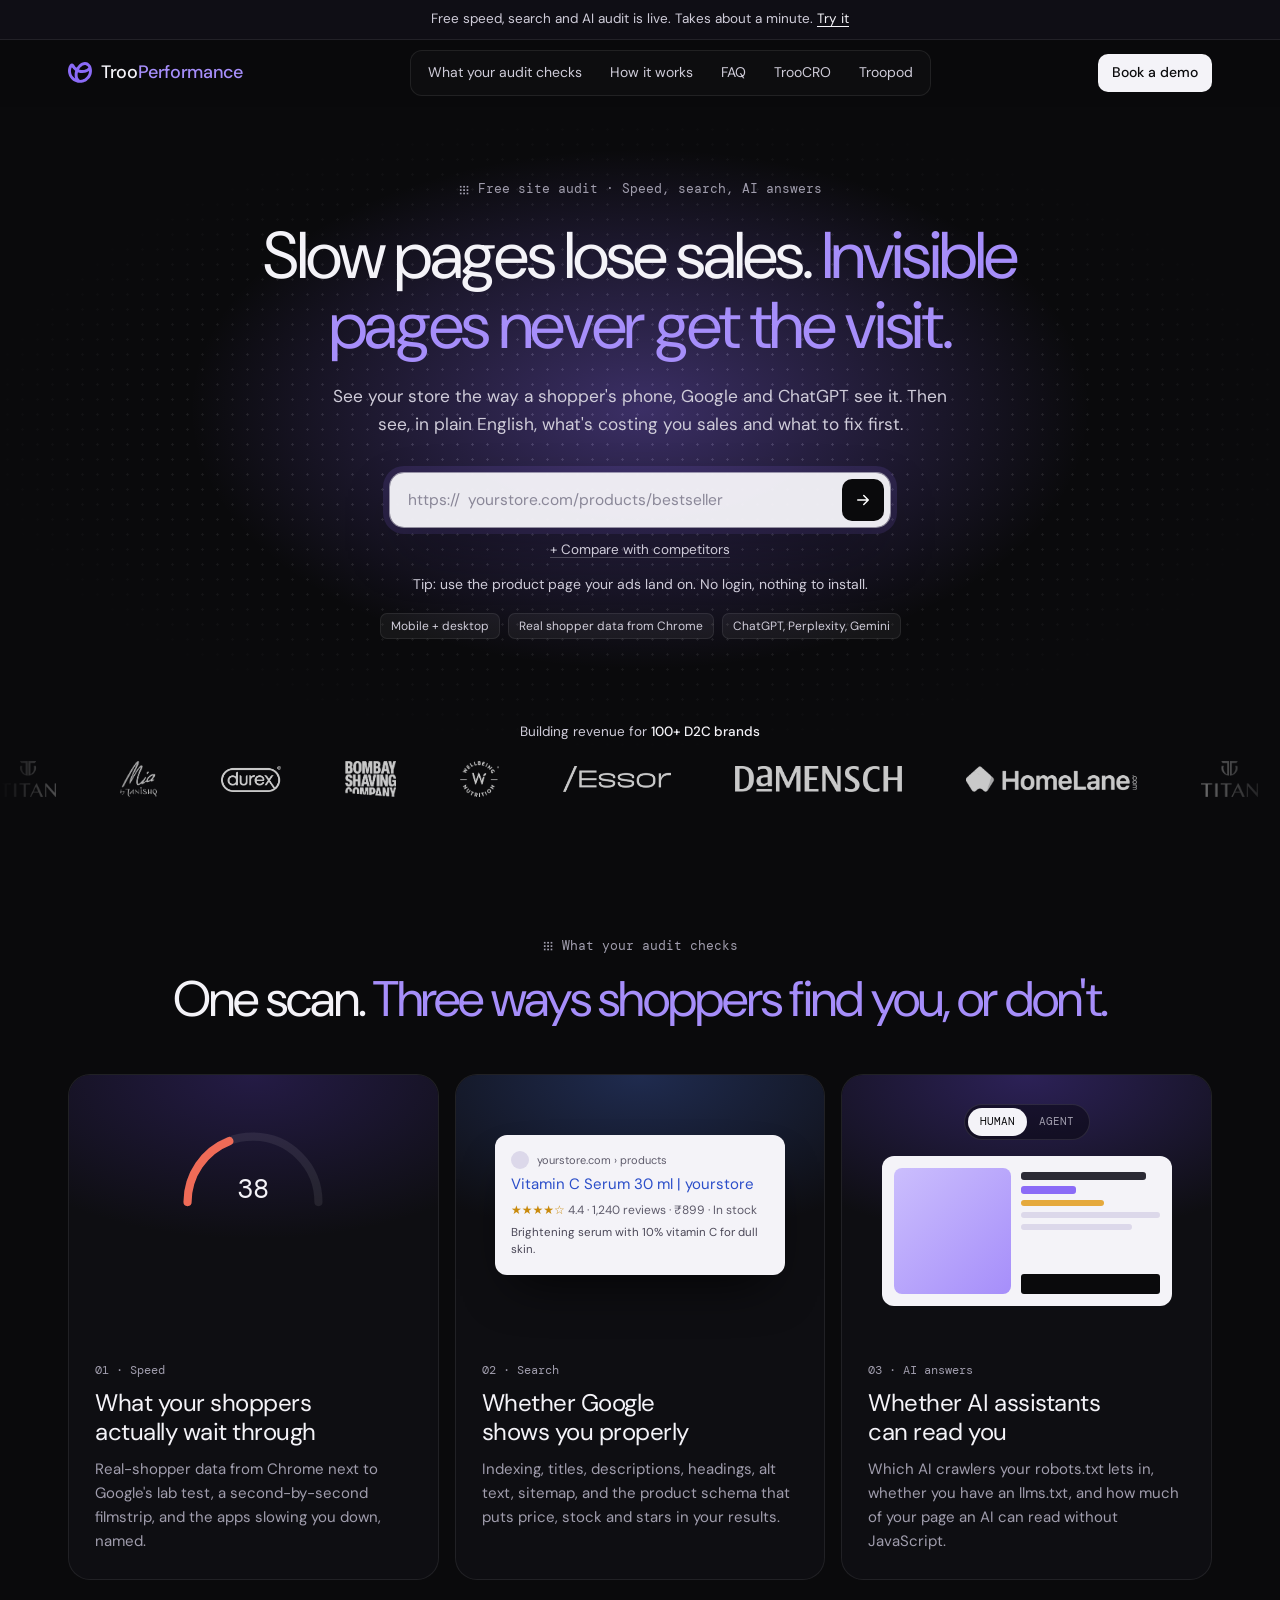
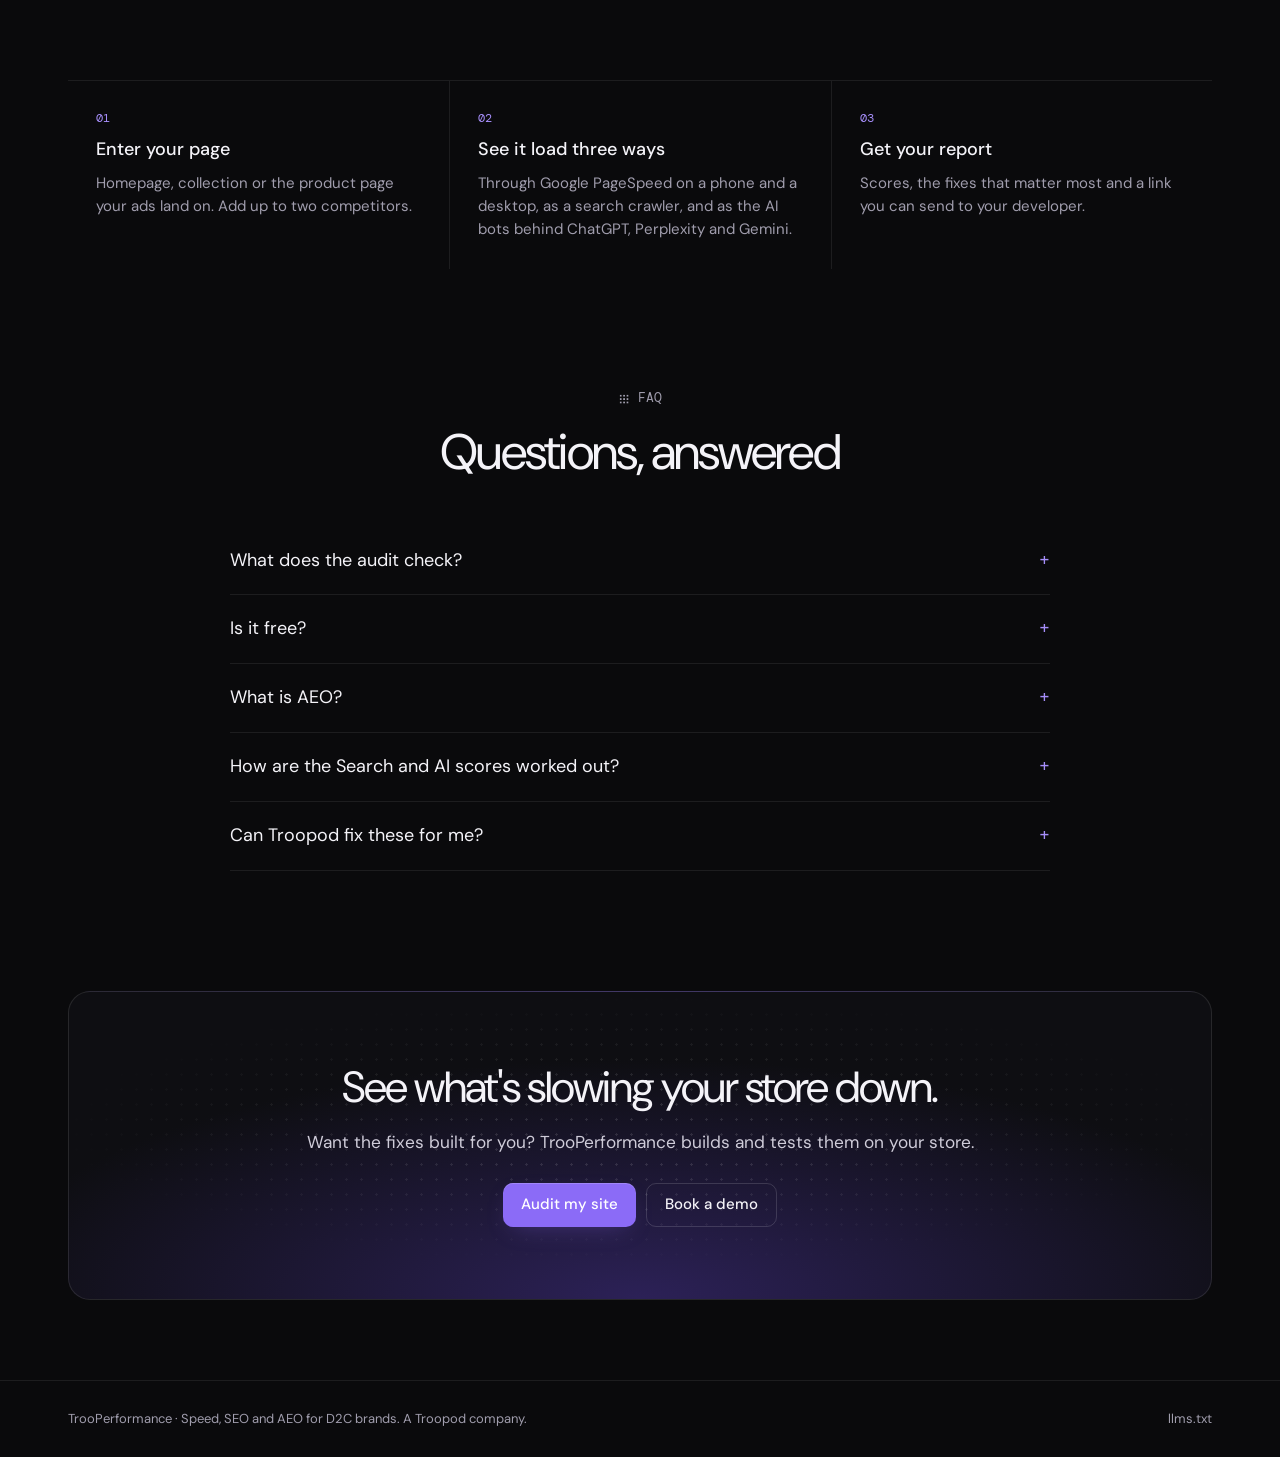
<file: index.html>
<!doctype html>
<html lang="en">
<head>
<meta charset="utf-8">
<meta name="viewport" content="width=device-width, initial-scale=1">
<title>Free site audit: speed, SEO and AI answers | TrooPerformance by Troopod</title>
<meta name="description" content="Free audit for D2C stores. See your real mobile speed, what Google sees, and whether ChatGPT, Perplexity and Gemini can read and recommend you. Plain-English fixes, no login.">
<link rel="canonical" href="https://purrieie.github.io/trooperformance/">
<meta name="theme-color" content="#0A0A0C">
<meta property="og:type" content="website">
<meta property="og:site_name" content="TrooPerformance by Troopod">
<meta property="og:title" content="Free site audit: speed, SEO and AI answers">
<meta property="og:description" content="See what's slowing your store down, what Google sees, and whether AI assistants recommend you. Free, no login.">
<meta property="og:url" content="https://purrieie.github.io/trooperformance/">
<meta property="og:image" content="https://purrieie.github.io/trooperformance/assets/og.png">
<meta name="twitter:card" content="summary_large_image">
<link rel="icon" href="favicon.svg" type="image/svg+xml">
<link rel="preconnect" href="https://fonts.googleapis.com">
<link rel="preconnect" href="https://fonts.gstatic.com" crossorigin>
<link href="https://fonts.googleapis.com/css2?family=DM+Mono:wght@400;500&family=DM+Sans:opsz,wght@9..40,300;9..40,400;9..40,500;9..40,600&display=swap" rel="stylesheet">
<link rel="stylesheet" href="assets/css/site.css?v=20261125q">
<script type="application/ld+json">
{
  "@context": "https://schema.org",
  "@graph": [
    {
      "@type": "Organization",
      "@id": "https://troopod.io/#org",
      "name": "Troopod",
      "url": "https://troopod.io/",
      "logo": "https://purrieie.github.io/trooperformance/favicon.svg",
      "parentOrganization": { "@type": "Organization", "name": "Pushstart Media Network Private Limited" },
      "sameAs": ["https://purrieie.github.io/troocro/"]
    },
    {
      "@type": "WebApplication",
      "name": "TrooPerformance site audit",
      "url": "https://purrieie.github.io/trooperformance/",
      "applicationCategory": "BusinessApplication",
      "operatingSystem": "Any (web browser)",
      "description": "Free audit of a store's mobile speed, technical SEO and AI answer readiness (AEO), with plain-English fixes.",
      "offers": { "@type": "Offer", "price": "0", "priceCurrency": "INR" },
      "provider": { "@id": "https://troopod.io/#org" }
    },
    {
      "@type": "FAQPage",
      "mainEntity": [
        { "@type": "Question", "name": "What does the TrooPerformance audit check?", "acceptedAnswer": { "@type": "Answer", "text": "Three things: speed (Google PageSpeed lab test plus real-shopper Chrome data on mobile and desktop), search (indexing, titles, meta descriptions, canonicals, headings, alt text, sitemap and product schema) and AI answers (which AI crawlers your robots.txt allows, llms.txt, and how much of your page is readable without JavaScript)." } },
        { "@type": "Question", "name": "Is the audit free?", "acceptedAnswer": { "@type": "Answer", "text": "Yes. No login and nothing to install. You get your scores, the issues behind them and a link you can share with your developer." } },
        { "@type": "Question", "name": "What is AEO?", "acceptedAnswer": { "@type": "Answer", "text": "AEO (answer engine optimisation) means making your store easy for AI assistants like ChatGPT, Perplexity and Gemini to read, understand and recommend. It starts with letting their crawlers in and giving them clean, structured facts about your products." } },
        { "@type": "Question", "name": "How are the Search and AI scores calculated?", "acceptedAnswer": { "@type": "Answer", "text": "Each check counts as 1 for a pass, 0.5 for a warning and 0 for a fail. The score is the average across the checks that apply to your page, out of 100. The speed score is Google's own Lighthouse performance score." } },
        { "@type": "Question", "name": "Can Troopod fix the issues for me?", "acceptedAnswer": { "@type": "Answer", "text": "Yes. TrooPerformance is Troopod's speed, SEO and AEO service for D2C brands. Book a demo to walk through your report and your fixes." } }
      ]
    }
  ]
}
</script>
<script src="assets/js/config.js?v=20261125q"></script>
</head>
<body>
<div class="announce">Free speed, search and AI audit is live. Takes about a minute. <a href="#top">Try it</a></div>
<header class="nav" id="nav">
  <div class="wrap nav-bar">
    <a class="brand" href="./" aria-label="TrooPerformance home"><img src="assets/mark.svg" alt="" width="24" height="21"><span>Troo<span class="sub">Performance</span></span></a>
    <nav class="nav-links" aria-label="Main">
      <a href="#what">What your audit checks</a>
      <a href="#how">How it works</a>
      <a href="#faq">FAQ</a>
      <a href="https://purrieie.github.io/troocro/">TrooCRO</a>
      <a href="https://troopod.io/">Troopod</a>
    </nav>
    <div class="nav-actions"><a class="btn btn-light btn-sm" data-calendly href="https://calendly.com/nj-troopod/troopod-demo" target="_blank" rel="noopener">Book a demo</a></div>
  </div>
</header>

<main id="top">
  <section class="hero">
    <div class="dots" aria-hidden="true"></div>
    <div class="glow" aria-hidden="true"></div>
    <div class="hero-inner">
      <span class="eyebrow">Free site audit · Speed, search, AI answers</span>
      <h1 class="h1">Slow pages lose sales. <span class="hl">Invisible pages never get the visit.</span></h1>
      <p class="lead">See your store the way a shopper's phone, Google and ChatGPT see it. Then see, in plain English, what's costing you sales and what to fix first.</p>
      <form class="url-form" id="auditForm" action="audit.html" method="get" novalidate>
        <div class="url-row">
          <span class="proto" aria-hidden="true">https://</span>
          <label for="u" class="sr-only">Your website</label>
          <input id="u" name="url" type="text" inputmode="url" autocomplete="url" autocapitalize="off" spellcheck="false" placeholder="yourstore.com/products/bestseller" required>
          <button type="submit" aria-label="Run the audit"><svg width="18" height="18" viewBox="0 0 24 24" fill="none" stroke="currentColor" stroke-width="2" stroke-linecap="round" stroke-linejoin="round" aria-hidden="true"><path d="M5 12h14M13 6l6 6-6 6"/></svg></button>
        </div>
        <p class="form-error" id="formError" role="alert" hidden></p>
        <button type="button" class="vs-toggle" id="vsToggle" aria-expanded="false" aria-controls="vsRow">+ Compare with competitors</button>
        <div class="vs-row" id="vsRow" hidden>
          <label for="c1" class="sr-only">Competitor 1</label><input id="c1" type="text" inputmode="url" autocapitalize="off" spellcheck="false" placeholder="competitor-one.com">
          <label for="c2" class="sr-only">Competitor 2</label><input id="c2" type="text" inputmode="url" autocapitalize="off" spellcheck="false" placeholder="competitor-two.com">
        </div>
        <p class="url-hint">Tip: use the product page your ads land on. No login, nothing to install.</p>
      </form>
      <div class="chips">
        <span class="chip">Mobile + desktop</span>
        <span class="chip">Real shopper data from Chrome</span>
        <span class="chip">ChatGPT, Perplexity, Gemini</span>
      </div>
    </div>
    <div class="hero-proof">
      <p>Building revenue for <strong>100+ D2C brands</strong></p>
      <div class="marquee" aria-label="Brands we work with">
        <div class="marquee-track">
          <img src="assets/logos/titan.png" alt="Titan" class="tall"><img src="assets/logos/mia-by-tanishq.png" alt="Mia by Tanishq" class="tall"><img src="assets/logos/durex.png" alt="Durex"><img src="assets/logos/bombay-shaving-company.png" alt="Bombay Shaving Company" class="tall"><img src="assets/logos/wellbeing-nutrition.png" alt="Wellbeing Nutrition" class="tall"><img src="assets/logos/essor.png" alt="ESSOR"><img src="assets/logos/damensch.png" alt="Damensch"><img src="assets/logos/homelane.png" alt="HomeLane">
          <img src="assets/logos/titan.png" alt="" aria-hidden="true" class="tall"><img src="assets/logos/mia-by-tanishq.png" alt="" aria-hidden="true" class="tall"><img src="assets/logos/durex.png" alt="" aria-hidden="true"><img src="assets/logos/bombay-shaving-company.png" alt="" aria-hidden="true" class="tall"><img src="assets/logos/wellbeing-nutrition.png" alt="" aria-hidden="true" class="tall"><img src="assets/logos/essor.png" alt="" aria-hidden="true"><img src="assets/logos/damensch.png" alt="" aria-hidden="true"><img src="assets/logos/homelane.png" alt="" aria-hidden="true">
        </div>
      </div>
    </div>
  </section>

  <section class="section" id="what">
    <div class="wrap">
      <div class="section-head">
        <span class="eyebrow">What your audit checks</span>
        <h2 class="h2">One scan. <span class="hl">Three ways shoppers find you, or don't.</span></h2>
      </div>
      <div class="grid-3">
        <article class="card feature">
          <div class="feature-vis vis-speed" aria-hidden="true">
            <svg width="150" height="90" viewBox="0 0 220 120"><path d="M14 110 A96 96 0 0 1 206 110" fill="none" stroke="rgba(255,255,255,0.08)" stroke-width="12" stroke-linecap="round"/><path class="gauge-arc" d="M14 110 A96 96 0 0 1 206 110" fill="none" stroke="#EF6B57" stroke-width="12" stroke-linecap="round" stroke-dasharray="115 302"/><text x="110" y="104" text-anchor="middle" font-size="40" fill="#F4F3F8" font-family="DM Mono, monospace">38</text></svg>
            <div class="mini-film">
              <i style="animation-delay:0s"></i>
              <i style="animation-delay:.4s"><b style="height:4px;background:#CFCCD9"></b></i>
              <i style="animation-delay:.8s"><b style="height:4px;background:#CFCCD9"></b><b style="height:22px;border:1px dashed #B8B5C6"></b></i>
              <i style="animation-delay:1.2s"><b style="height:4px;background:#CFCCD9"></b><b style="height:22px;background:#A68EFA"></b><b style="height:3px;width:70%;background:#CFCCD9"></b></i>
              <i style="animation-delay:1.6s"><b style="height:4px;background:#CFCCD9"></b><b style="height:22px;background:#A68EFA"></b><b style="height:3px;width:70%;background:#CFCCD9"></b><b style="height:7px;margin-top:auto;background:#0A0A0C"></b></i>
            </div>
          </div>
          <div class="feature-body">
            <span class="num">01 · Speed</span>
            <h3 class="h3">What your shoppers actually wait through</h3>
            <p>Real-shopper data from Chrome next to Google's lab test, a second-by-second filmstrip, and the apps slowing you down, named.</p>
          </div>
        </article>
        <article class="card feature">
          <div class="feature-vis vis-search" aria-hidden="true">
            <div class="serp">
              <span class="crumb"><i></i>yourstore.com › products</span>
              <span class="t">Vitamin C Serum 30 ml | yourstore</span>
              <span class="s stars-in">★★★★☆ <span>4.4 · 1,240 reviews · ₹899 · In stock</span></span>
              <span class="d">Brightening serum with 10% vitamin C for dull skin.</span>
            </div>
          </div>
          <div class="feature-body">
            <span class="num">02 · Search</span>
            <h3 class="h3">Whether Google shows you properly</h3>
            <p>Indexing, titles, descriptions, headings, alt text, sitemap, and the product schema that puts price, stock and stars in your results.</p>
          </div>
        </article>
        <article class="card feature">
          <div class="feature-vis vis-ai">
            <div class="seg" role="group" aria-label="View the page as">
              <button type="button" aria-pressed="true" data-view="human">HUMAN</button>
              <button type="button" aria-pressed="false" data-view="agent">AGENT</button>
            </div>
            <div class="agent-box agent-human" data-pane="human" aria-hidden="true">
              <div class="img"></div>
              <div class="lines"><i style="height:8px;width:90%;background:#2B2A35"></i><i style="height:8px;width:40%;background:#8B6BF7"></i><i style="width:60%;background:#E5A93D"></i><i></i><i style="width:80%"></i><i style="height:20px;margin-top:auto;background:#0A0A0C"></i></div>
            </div>
            <pre class="agent agent-box" data-pane="agent" hidden><span class="k-p"># Vitamin C Serum</span>
<span class="k-r">price: (not in HTML)</span>
<span class="k-r">reviews: (loaded by JS)</span>
description: Brightening se…
<span class="k-a">faq: none</span><span class="caret">▍</span></pre>
          </div>
          <div class="feature-body">
            <span class="num">03 · AI answers</span>
            <h3 class="h3">Whether AI assistants can read you</h3>
            <p>Which AI crawlers your robots.txt lets in, whether you have an llms.txt, and how much of your page an AI can read without JavaScript.</p>
          </div>
        </article>
      </div>
    </div>
  </section>

  <section class="section" id="how" style="padding-top:60px">
    <div class="wrap">
      <ol class="steps">
        <li><span class="n">01</span><strong>Enter your page</strong><span>Homepage, collection or the product page your ads land on. Add up to two competitors.</span></li>
        <li><span class="n">02</span><strong>See it load three ways</strong><span>Through Google PageSpeed on a phone and a desktop, as a search crawler, and as the AI bots behind ChatGPT, Perplexity and Gemini.</span></li>
        <li><span class="n">03</span><strong>Get your report</strong><span>Scores, the fixes that matter most and a link you can send to your developer.</span></li>
      </ol>
    </div>
  </section>

  <section class="section" id="faq" style="padding-top:80px">
    <div class="wrap">
      <div class="section-head"><span class="eyebrow">FAQ</span><h2 class="h2">Questions, answered</h2></div>
      <div class="faq">
        <details><summary>What does the audit check?</summary><p>Three things. <b>Speed:</b> Google's PageSpeed lab test plus real-shopper Chrome data, on mobile and desktop. <b>Search:</b> indexing, titles, meta descriptions, canonicals, headings, alt text, sitemap and product schema. <b>AI answers:</b> which AI crawlers your robots.txt allows, llms.txt, and how much of your page is readable without JavaScript.</p></details>
        <details><summary>Is it free?</summary><p>Yes. No login and nothing to install. You get your scores, the issues behind them and a link you can share with your developer.</p></details>
        <details><summary>What is AEO?</summary><p>AEO (answer engine optimisation) means making your store easy for AI assistants like ChatGPT, Perplexity and Gemini to read, understand and recommend. It starts with letting their crawlers in and giving them clean, structured facts about your products.</p></details>
        <details><summary>How are the Search and AI scores worked out?</summary><p>Each check counts 1 for a pass, 0.5 for a warning and 0 for a fail. The score is the average across the checks that apply to your page, out of 100. The speed score is Google's own Lighthouse performance score.</p></details>
        <details><summary>Can Troopod fix these for me?</summary><p>Yes. TrooPerformance is Troopod's speed, SEO and AEO service for D2C brands. Book a demo to walk through your report and your fixes.</p></details>
      </div>
    </div>
  </section>

  <section class="section" style="padding-top:80px">
    <div class="wrap">
      <div class="cta-band">
        <div class="dots" aria-hidden="true"></div>
        <h2 class="h2" style="font-size:clamp(30px,3.4vw,44px)">See what's slowing your store down.</h2>
        <p class="lead">Want the fixes built for you? TrooPerformance builds and tests them on your store.</p>
        <div class="row">
          <a class="btn btn-primary" href="#top">Audit my site</a>
          <a class="btn btn-ghost" data-calendly href="https://calendly.com/nj-troopod/troopod-demo" target="_blank" rel="noopener">Book a demo</a>
        </div>
      </div>
    </div>
  </section>
</main>

<footer class="footer">
  <div class="wrap">
    <span>TrooPerformance · Speed, SEO and AEO for D2C brands. A Troopod company.</span>
    <span><a href="llms.txt">llms.txt</a></span>
  </div>
</footer>
<script src="assets/js/site.js?v=20261125q"></script>
</body>
</html>
</file>
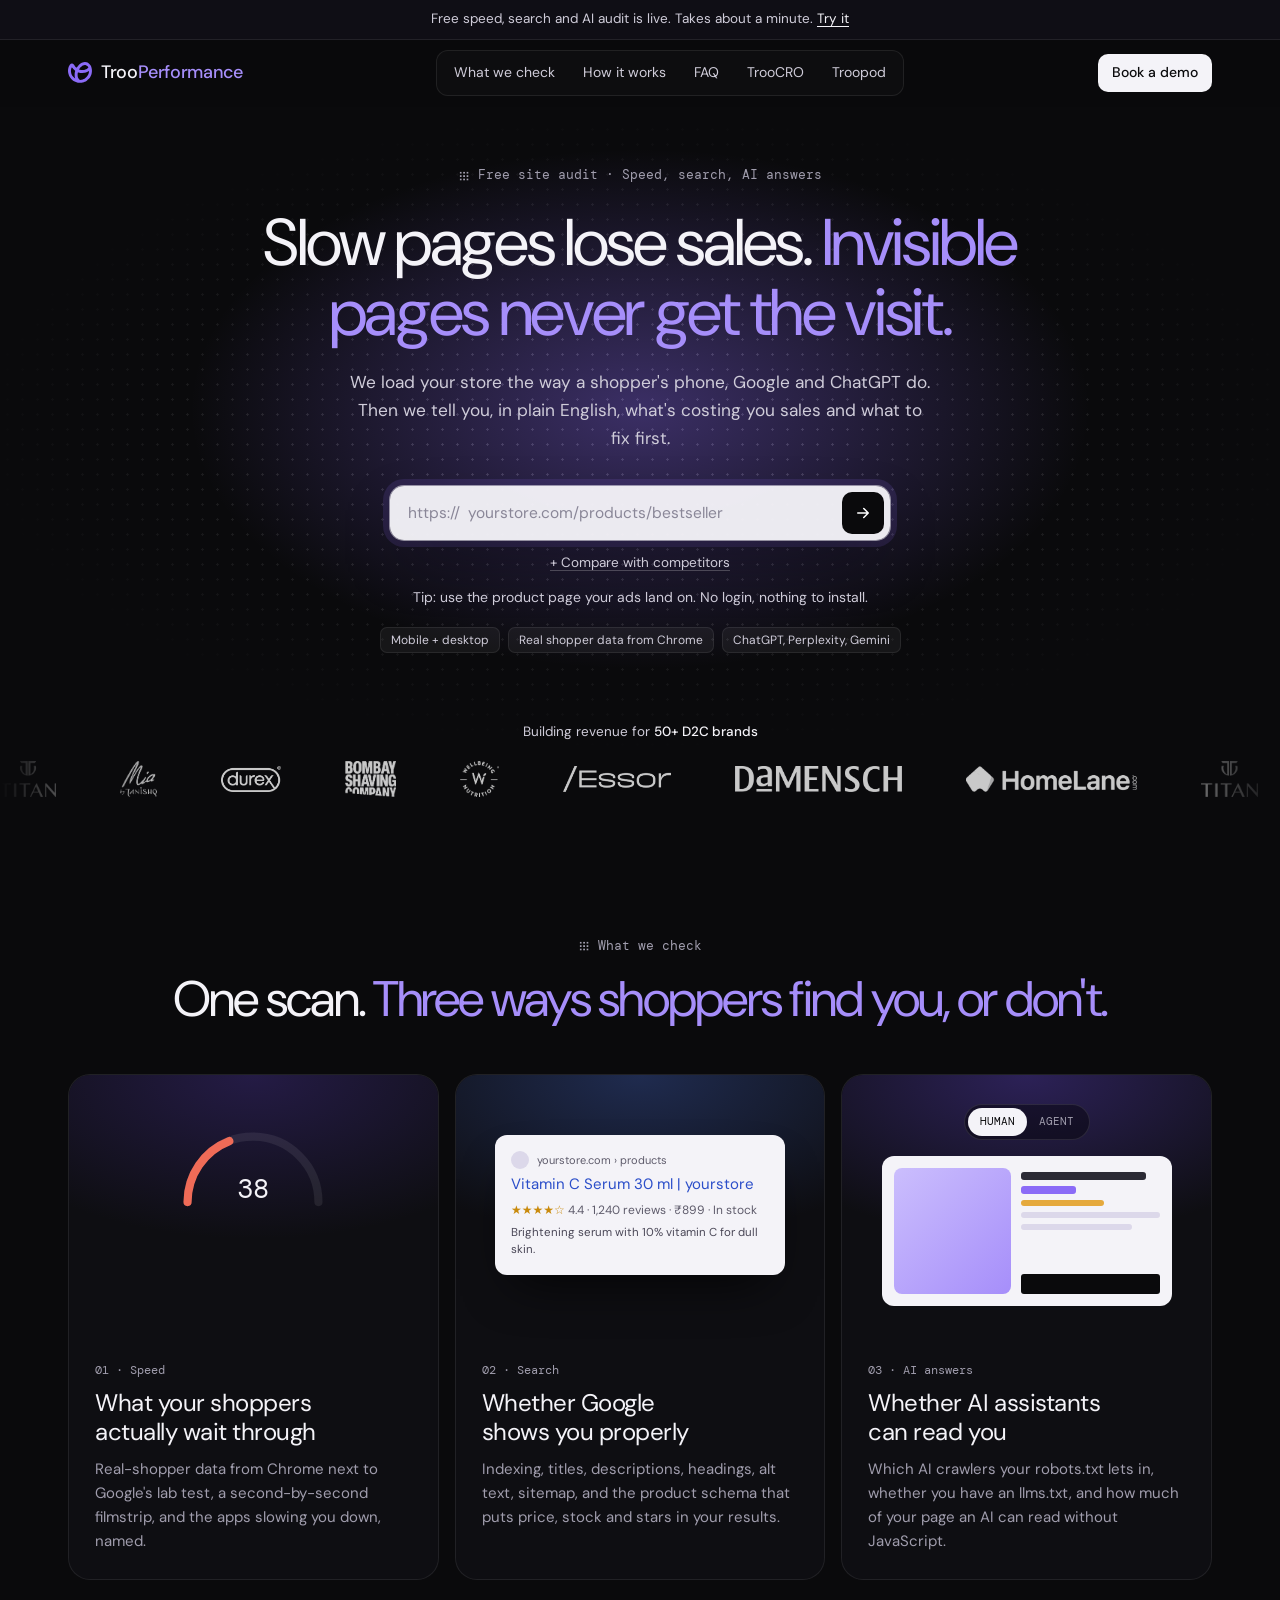
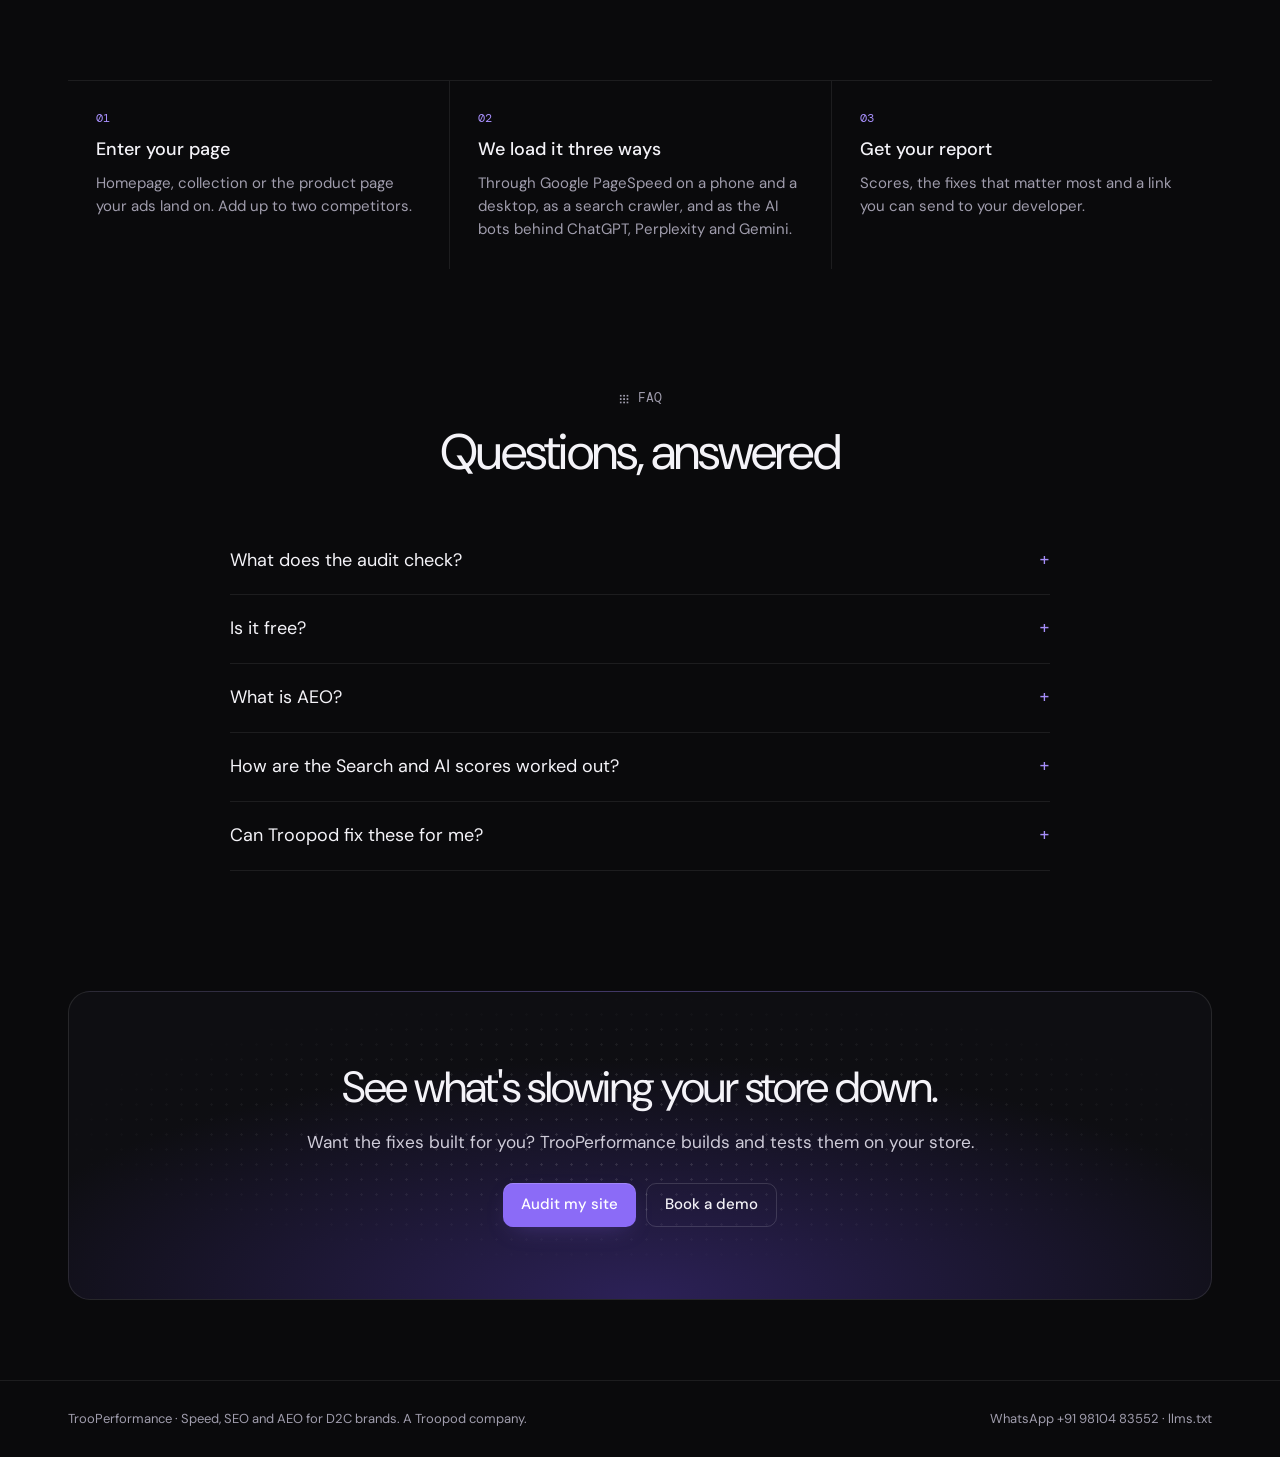
<file: trooperformance/index.html>
<!doctype html>
<html lang="en">
<head>
<meta charset="utf-8">
<meta name="viewport" content="width=device-width, initial-scale=1">
<title>Free site audit: speed, SEO and AI answers | TrooPerformance by Troopod</title>
<meta name="description" content="Free audit for D2C stores. See your real mobile speed, what Google sees, and whether ChatGPT, Perplexity and Gemini can read and recommend you. Plain-English fixes, no login.">
<link rel="canonical" href="https://purrieie.github.io/trooperformance/">
<meta name="theme-color" content="#0A0A0C">
<meta property="og:type" content="website">
<meta property="og:site_name" content="TrooPerformance by Troopod">
<meta property="og:title" content="Free site audit: speed, SEO and AI answers">
<meta property="og:description" content="See what's slowing your store down, what Google sees, and whether AI assistants recommend you. Free, no login.">
<meta property="og:url" content="https://purrieie.github.io/trooperformance/">
<meta property="og:image" content="https://purrieie.github.io/trooperformance/assets/og.png">
<meta name="twitter:card" content="summary_large_image">
<link rel="icon" href="favicon.svg" type="image/svg+xml">
<link rel="preconnect" href="https://fonts.googleapis.com">
<link rel="preconnect" href="https://fonts.gstatic.com" crossorigin>
<link href="https://fonts.googleapis.com/css2?family=DM+Mono:wght@400;500&family=DM+Sans:opsz,wght@9..40,300;9..40,400;9..40,500;9..40,600&display=swap" rel="stylesheet">
<link rel="stylesheet" href="assets/css/site.css">
<script type="application/ld+json">
{
  "@context": "https://schema.org",
  "@graph": [
    {
      "@type": "Organization",
      "@id": "https://troopod.io/#org",
      "name": "Troopod",
      "url": "https://troopod.io/",
      "logo": "https://purrieie.github.io/trooperformance/favicon.svg",
      "parentOrganization": { "@type": "Organization", "name": "Pushstart Media Network Private Limited" },
      "sameAs": ["https://purrieie.github.io/troocro/"]
    },
    {
      "@type": "WebApplication",
      "name": "TrooPerformance site audit",
      "url": "https://purrieie.github.io/trooperformance/",
      "applicationCategory": "BusinessApplication",
      "operatingSystem": "Any (web browser)",
      "description": "Free audit of a store's mobile speed, technical SEO and AI answer readiness (AEO), with plain-English fixes.",
      "offers": { "@type": "Offer", "price": "0", "priceCurrency": "INR" },
      "provider": { "@id": "https://troopod.io/#org" }
    },
    {
      "@type": "FAQPage",
      "mainEntity": [
        { "@type": "Question", "name": "What does the TrooPerformance audit check?", "acceptedAnswer": { "@type": "Answer", "text": "Three things: speed (Google PageSpeed lab test plus real-shopper Chrome data on mobile and desktop), search (indexing, titles, meta descriptions, canonicals, headings, alt text, sitemap and product schema) and AI answers (which AI crawlers your robots.txt allows, llms.txt, and how much of your page is readable without JavaScript)." } },
        { "@type": "Question", "name": "Is the audit free?", "acceptedAnswer": { "@type": "Answer", "text": "Yes. No login and nothing to install. You get your scores, the issues behind them and a link you can share with your developer." } },
        { "@type": "Question", "name": "What is AEO?", "acceptedAnswer": { "@type": "Answer", "text": "AEO (answer engine optimisation) means making your store easy for AI assistants like ChatGPT, Perplexity and Gemini to read, understand and recommend. It starts with letting their crawlers in and giving them clean, structured facts about your products." } },
        { "@type": "Question", "name": "How are the Search and AI scores calculated?", "acceptedAnswer": { "@type": "Answer", "text": "Each check counts as 1 for a pass, 0.5 for a warning and 0 for a fail. The score is the average across the checks that apply to your page, out of 100. The speed score is Google's own Lighthouse performance score." } },
        { "@type": "Question", "name": "Can Troopod fix the issues for me?", "acceptedAnswer": { "@type": "Answer", "text": "Yes. TrooPerformance is Troopod's speed, SEO and AEO service for D2C brands. Book a demo and we'll walk through your report." } }
      ]
    }
  ]
}
</script>
<script src="assets/js/config.js"></script>
</head>
<body>
<div class="announce">Free speed, search and AI audit is live. Takes about a minute. <a href="#top">Try it</a></div>
<header class="nav" id="nav">
  <div class="wrap nav-bar">
    <a class="brand" href="./" aria-label="TrooPerformance home"><img src="assets/mark.svg" alt="" width="24" height="21"><span>Troo<span class="sub">Performance</span></span></a>
    <nav class="nav-links" aria-label="Main">
      <a href="#what">What we check</a>
      <a href="#how">How it works</a>
      <a href="#faq">FAQ</a>
      <a href="https://purrieie.github.io/troocro/">TrooCRO</a>
      <a href="https://troopod.io/">Troopod</a>
    </nav>
    <div class="nav-actions"><a class="btn btn-light btn-sm" data-calendly href="https://calendly.com/nj-troopod/troopod-demo" target="_blank" rel="noopener">Book a demo</a></div>
  </div>
</header>

<main id="top">
  <section class="hero">
    <div class="dots" aria-hidden="true"></div>
    <div class="glow" aria-hidden="true"></div>
    <div class="hero-inner">
      <span class="eyebrow">Free site audit · Speed, search, AI answers</span>
      <h1 class="h1">Slow pages lose sales. <span class="hl">Invisible pages never get the visit.</span></h1>
      <p class="lead">We load your store the way a shopper's phone, Google and ChatGPT do. Then we tell you, in plain English, what's costing you sales and what to fix first.</p>
      <form class="url-form" id="auditForm" action="audit.html" method="get" novalidate>
        <div class="url-row">
          <span class="proto" aria-hidden="true">https://</span>
          <label for="u" class="sr-only">Your website</label>
          <input id="u" name="url" type="text" inputmode="url" autocomplete="url" autocapitalize="off" spellcheck="false" placeholder="yourstore.com/products/bestseller" required>
          <button type="submit" aria-label="Run the audit"><svg width="18" height="18" viewBox="0 0 24 24" fill="none" stroke="currentColor" stroke-width="2" stroke-linecap="round" stroke-linejoin="round" aria-hidden="true"><path d="M5 12h14M13 6l6 6-6 6"/></svg></button>
        </div>
        <p class="form-error" id="formError" role="alert" hidden></p>
        <button type="button" class="vs-toggle" id="vsToggle" aria-expanded="false" aria-controls="vsRow">+ Compare with competitors</button>
        <div class="vs-row" id="vsRow" hidden>
          <label for="c1" class="sr-only">Competitor 1</label><input id="c1" type="text" inputmode="url" autocapitalize="off" spellcheck="false" placeholder="competitor-one.com">
          <label for="c2" class="sr-only">Competitor 2</label><input id="c2" type="text" inputmode="url" autocapitalize="off" spellcheck="false" placeholder="competitor-two.com">
        </div>
        <p class="url-hint">Tip: use the product page your ads land on. No login, nothing to install.</p>
      </form>
      <div class="chips">
        <span class="chip">Mobile + desktop</span>
        <span class="chip">Real shopper data from Chrome</span>
        <span class="chip">ChatGPT, Perplexity, Gemini</span>
      </div>
    </div>
    <div class="hero-proof">
      <p>Building revenue for <strong>50+ D2C brands</strong></p>
      <div class="marquee" aria-label="Brands we work with">
        <div class="marquee-track">
          <img src="assets/logos/titan.png" alt="Titan" class="tall"><img src="assets/logos/mia-by-tanishq.png" alt="Mia by Tanishq" class="tall"><img src="assets/logos/durex.png" alt="Durex"><img src="assets/logos/bombay-shaving-company.png" alt="Bombay Shaving Company" class="tall"><img src="assets/logos/wellbeing-nutrition.png" alt="Wellbeing Nutrition" class="tall"><img src="assets/logos/essor.png" alt="ESSOR"><img src="assets/logos/damensch.png" alt="Damensch"><img src="assets/logos/homelane.png" alt="HomeLane">
          <img src="assets/logos/titan.png" alt="" aria-hidden="true" class="tall"><img src="assets/logos/mia-by-tanishq.png" alt="" aria-hidden="true" class="tall"><img src="assets/logos/durex.png" alt="" aria-hidden="true"><img src="assets/logos/bombay-shaving-company.png" alt="" aria-hidden="true" class="tall"><img src="assets/logos/wellbeing-nutrition.png" alt="" aria-hidden="true" class="tall"><img src="assets/logos/essor.png" alt="" aria-hidden="true"><img src="assets/logos/damensch.png" alt="" aria-hidden="true"><img src="assets/logos/homelane.png" alt="" aria-hidden="true">
        </div>
      </div>
    </div>
  </section>

  <section class="section" id="what">
    <div class="wrap">
      <div class="section-head">
        <span class="eyebrow">What we check</span>
        <h2 class="h2">One scan. <span class="hl">Three ways shoppers find you, or don't.</span></h2>
      </div>
      <div class="grid-3">
        <article class="card feature">
          <div class="feature-vis vis-speed" aria-hidden="true">
            <svg width="150" height="90" viewBox="0 0 220 120"><path d="M14 110 A96 96 0 0 1 206 110" fill="none" stroke="rgba(255,255,255,0.08)" stroke-width="12" stroke-linecap="round"/><path class="gauge-arc" d="M14 110 A96 96 0 0 1 206 110" fill="none" stroke="#EF6B57" stroke-width="12" stroke-linecap="round" stroke-dasharray="115 302"/><text x="110" y="104" text-anchor="middle" font-size="40" fill="#F4F3F8" font-family="DM Mono, monospace">38</text></svg>
            <div class="mini-film">
              <i style="animation-delay:0s"></i>
              <i style="animation-delay:.4s"><b style="height:4px;background:#CFCCD9"></b></i>
              <i style="animation-delay:.8s"><b style="height:4px;background:#CFCCD9"></b><b style="height:22px;border:1px dashed #B8B5C6"></b></i>
              <i style="animation-delay:1.2s"><b style="height:4px;background:#CFCCD9"></b><b style="height:22px;background:#A68EFA"></b><b style="height:3px;width:70%;background:#CFCCD9"></b></i>
              <i style="animation-delay:1.6s"><b style="height:4px;background:#CFCCD9"></b><b style="height:22px;background:#A68EFA"></b><b style="height:3px;width:70%;background:#CFCCD9"></b><b style="height:7px;margin-top:auto;background:#0A0A0C"></b></i>
            </div>
          </div>
          <div class="feature-body">
            <span class="num">01 · Speed</span>
            <h3 class="h3">What your shoppers actually wait through</h3>
            <p>Real-shopper data from Chrome next to Google's lab test, a second-by-second filmstrip, and the apps slowing you down, named.</p>
          </div>
        </article>
        <article class="card feature">
          <div class="feature-vis vis-search" aria-hidden="true">
            <div class="serp">
              <span class="crumb"><i></i>yourstore.com › products</span>
              <span class="t">Vitamin C Serum 30 ml | yourstore</span>
              <span class="s stars-in">★★★★☆ <span>4.4 · 1,240 reviews · ₹899 · In stock</span></span>
              <span class="d">Brightening serum with 10% vitamin C for dull skin.</span>
            </div>
          </div>
          <div class="feature-body">
            <span class="num">02 · Search</span>
            <h3 class="h3">Whether Google shows you properly</h3>
            <p>Indexing, titles, descriptions, headings, alt text, sitemap, and the product schema that puts price, stock and stars in your results.</p>
          </div>
        </article>
        <article class="card feature">
          <div class="feature-vis vis-ai">
            <div class="seg" role="group" aria-label="View the page as">
              <button type="button" aria-pressed="true" data-view="human">HUMAN</button>
              <button type="button" aria-pressed="false" data-view="agent">AGENT</button>
            </div>
            <div class="agent-box agent-human" data-pane="human" aria-hidden="true">
              <div class="img"></div>
              <div class="lines"><i style="height:8px;width:90%;background:#2B2A35"></i><i style="height:8px;width:40%;background:#8B6BF7"></i><i style="width:60%;background:#E5A93D"></i><i></i><i style="width:80%"></i><i style="height:20px;margin-top:auto;background:#0A0A0C"></i></div>
            </div>
            <pre class="agent agent-box" data-pane="agent" hidden><span class="k-p"># Vitamin C Serum</span>
<span class="k-r">price: (not in HTML)</span>
<span class="k-r">reviews: (loaded by JS)</span>
description: Brightening se…
<span class="k-a">faq: none</span><span class="caret">▍</span></pre>
          </div>
          <div class="feature-body">
            <span class="num">03 · AI answers</span>
            <h3 class="h3">Whether AI assistants can read you</h3>
            <p>Which AI crawlers your robots.txt lets in, whether you have an llms.txt, and how much of your page an AI can read without JavaScript.</p>
          </div>
        </article>
      </div>
    </div>
  </section>

  <section class="section" id="how" style="padding-top:60px">
    <div class="wrap">
      <ol class="steps">
        <li><span class="n">01</span><strong>Enter your page</strong><span>Homepage, collection or the product page your ads land on. Add up to two competitors.</span></li>
        <li><span class="n">02</span><strong>We load it three ways</strong><span>Through Google PageSpeed on a phone and a desktop, as a search crawler, and as the AI bots behind ChatGPT, Perplexity and Gemini.</span></li>
        <li><span class="n">03</span><strong>Get your report</strong><span>Scores, the fixes that matter most and a link you can send to your developer.</span></li>
      </ol>
    </div>
  </section>

  <section class="section" id="faq" style="padding-top:80px">
    <div class="wrap">
      <div class="section-head"><span class="eyebrow">FAQ</span><h2 class="h2">Questions, answered</h2></div>
      <div class="faq">
        <details><summary>What does the audit check?</summary><p>Three things. <b>Speed:</b> Google's PageSpeed lab test plus real-shopper Chrome data, on mobile and desktop. <b>Search:</b> indexing, titles, meta descriptions, canonicals, headings, alt text, sitemap and product schema. <b>AI answers:</b> which AI crawlers your robots.txt allows, llms.txt, and how much of your page is readable without JavaScript.</p></details>
        <details><summary>Is it free?</summary><p>Yes. No login and nothing to install. You get your scores, the issues behind them and a link you can share with your developer.</p></details>
        <details><summary>What is AEO?</summary><p>AEO (answer engine optimisation) means making your store easy for AI assistants like ChatGPT, Perplexity and Gemini to read, understand and recommend. It starts with letting their crawlers in and giving them clean, structured facts about your products.</p></details>
        <details><summary>How are the Search and AI scores worked out?</summary><p>Each check counts 1 for a pass, 0.5 for a warning and 0 for a fail. The score is the average across the checks that apply to your page, out of 100. The speed score is Google's own Lighthouse performance score.</p></details>
        <details><summary>Can Troopod fix these for me?</summary><p>Yes. TrooPerformance is Troopod's speed, SEO and AEO service for D2C brands. Book a demo and we'll walk through your report with you.</p></details>
      </div>
    </div>
  </section>

  <section class="section" style="padding-top:80px">
    <div class="wrap">
      <div class="cta-band">
        <div class="dots" aria-hidden="true"></div>
        <h2 class="h2" style="font-size:clamp(30px,3.4vw,44px)">See what's slowing your store down.</h2>
        <p class="lead">Want the fixes built for you? TrooPerformance builds and tests them on your store.</p>
        <div class="row">
          <a class="btn btn-primary" href="#top">Audit my site</a>
          <a class="btn btn-ghost" data-calendly href="https://calendly.com/nj-troopod/troopod-demo" target="_blank" rel="noopener">Book a demo</a>
        </div>
      </div>
    </div>
  </section>
</main>

<footer class="footer">
  <div class="wrap">
    <span>TrooPerformance · Speed, SEO and AEO for D2C brands. A Troopod company.</span>
    <span><a data-wa href="https://wa.me/919810483552">WhatsApp +91 98104 83552</a> · <a href="llms.txt">llms.txt</a></span>
  </div>
</footer>
<script src="assets/js/site.js"></script>
</body>
</html>
</file>
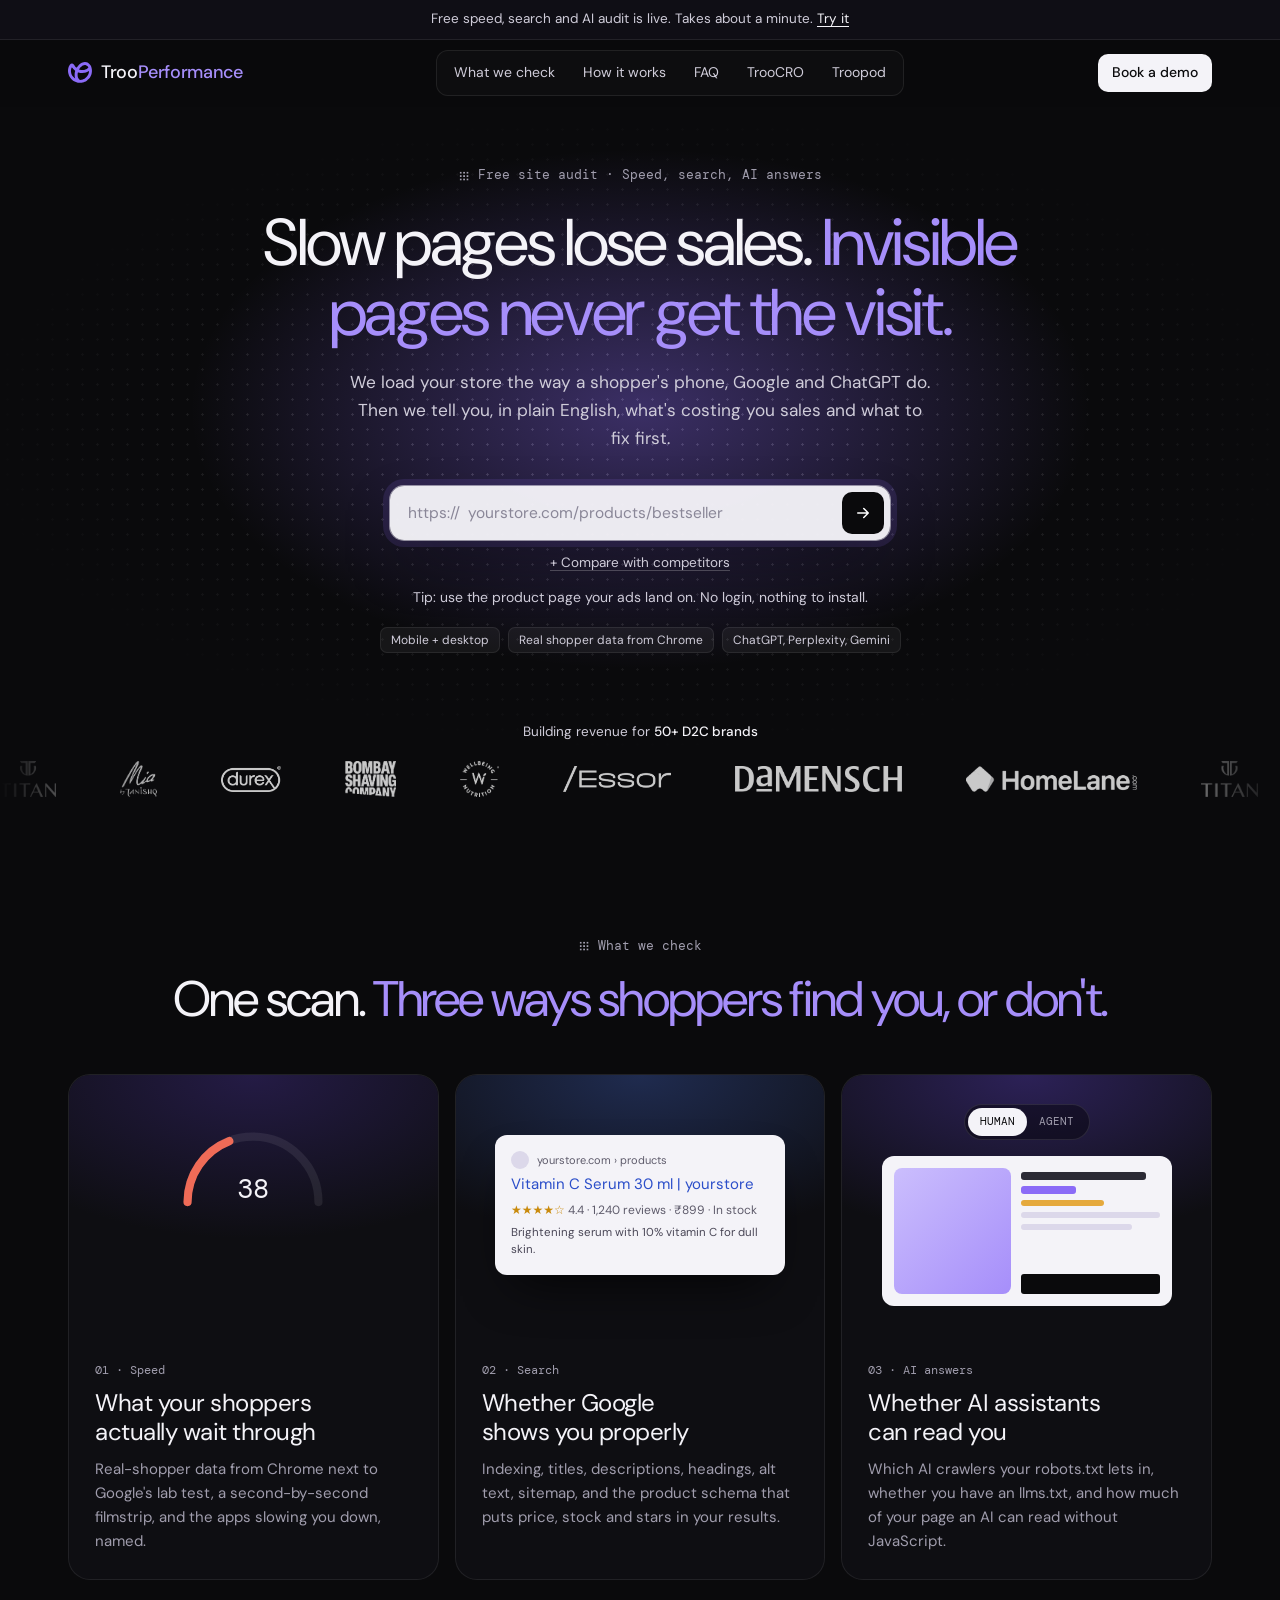
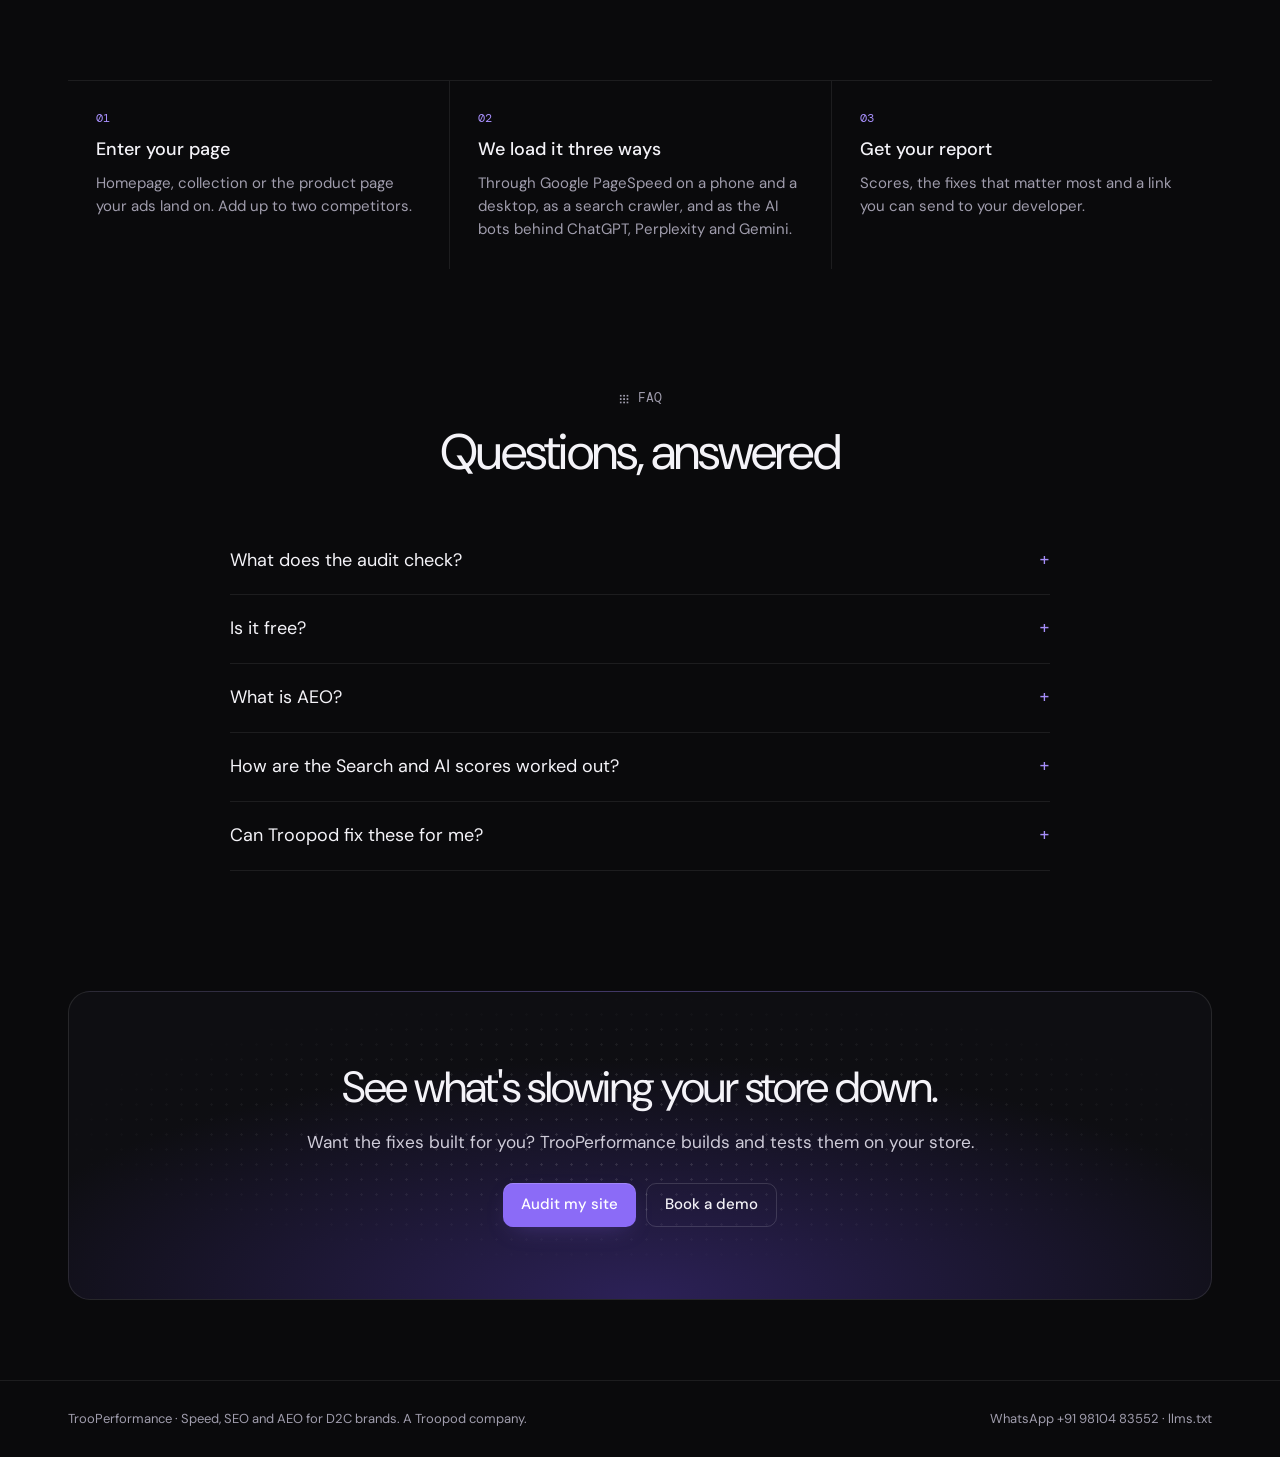
<file: trooperformance/audit.html>
<!doctype html>
<html lang="en">
<head>
<meta charset="utf-8">
<meta name="viewport" content="width=device-width, initial-scale=1">
<title>Your site audit | TrooPerformance by Troopod</title>
<meta name="description" content="Speed, search and AI-answer audit for your store, with plain-English fixes. Free, by TrooPerformance from Troopod.">
<meta name="robots" content="noindex, follow">
<link rel="canonical" href="https://purrieie.github.io/trooperformance/">
<meta name="theme-color" content="#0A0A0C">
<meta property="og:type" content="website">
<meta property="og:title" content="Site audit: speed, SEO and AI answers">
<meta property="og:description" content="See what's slowing this store down, what Google sees and whether AI assistants can read it.">
<meta property="og:image" content="https://purrieie.github.io/trooperformance/assets/og.png">
<link rel="icon" href="favicon.svg" type="image/svg+xml">
<link rel="preconnect" href="https://fonts.googleapis.com">
<link rel="preconnect" href="https://fonts.gstatic.com" crossorigin>
<link href="https://fonts.googleapis.com/css2?family=DM+Mono:wght@400;500&family=DM+Sans:opsz,wght@9..40,300;9..40,400;9..40,500;9..40,600&display=swap" rel="stylesheet">
<link rel="stylesheet" href="assets/css/site.css">
<script src="assets/js/config.js"></script>
</head>
<body>
<header class="nav" id="nav">
  <div class="wrap nav-bar">
    <a class="brand" href="./" aria-label="TrooPerformance home"><img src="assets/mark.svg" alt="" width="24" height="21"><span>Troo<span class="sub">Performance</span></span></a>
    <div class="nav-actions no-print">
      <a class="btn btn-ghost btn-sm" href="./">New audit</a>
      <a class="btn btn-light btn-sm" data-calendly href="https://calendly.com/nj-troopod/troopod-demo" target="_blank" rel="noopener">Book a demo</a>
    </div>
  </div>
</header>

<main>
  <section class="scan" id="scan" aria-live="polite">
    <div class="scan-bg" aria-hidden="true"></div>
    <div class="dots" aria-hidden="true"></div>
    <div class="wrap">
      <div class="scan-top">
        <span class="proto" aria-hidden="true">https://</span>
        <span class="u" id="scanUrl"></span>
        <span class="scan-status" id="scanStatus"><svg class="spin" id="spin" viewBox="0 0 24 24" fill="none" stroke="#A68EFA" stroke-width="3" stroke-linecap="round" aria-hidden="true"><path d="M12 3a9 9 0 1 0 9 9"/></svg><span id="scanPct">Starting</span></span>
      </div>
      <div class="progress" role="progressbar" aria-label="Scan progress" aria-valuemin="0" aria-valuemax="100" aria-valuenow="0" id="prog"><i id="progBar"></i></div>
      <div class="scan-grid">
        <div class="phone" aria-hidden="true">
          <div class="phone-screen" id="phone">
            <div class="beam" id="beam"></div>
            <span class="phone-clock" id="clock">0.0 s</span>
            <div class="ph" data-ph="1" style="height:12px;background:#CFCCD9"></div>
            <div class="ph ph-img" data-ph="3"></div>
            <div class="ph" data-ph="2" style="display:flex;flex-direction:column;gap:7px"><i style="display:block;height:11px;width:88%;border-radius:4px;background:#2B2A35"></i><i style="display:block;height:11px;width:36%;border-radius:4px;background:#8B6BF7"></i><i style="display:block;height:7px;border-radius:4px;background:#DCD8EA"></i><i style="display:block;height:7px;width:76%;border-radius:4px;background:#DCD8EA"></i></div>
            <div class="ph" data-ph="5" style="margin-top:auto;height:40px;border-radius:10px;background:#0A0A0C"></div>
            <img class="shot" id="shot" alt="">
          </div>
        </div>
        <div class="log">
          <div class="log-head"><i style="background:#EF6B57"></i><i style="background:#E5A93D"></i><i style="background:#4CC38A"></i><span>scan.log</span></div>
          <div class="log-body" id="log"></div>
        </div>
        <div class="meters">
          <div class="meter" id="m-speed"></div>
          <div class="meter" id="m-search"></div>
          <div class="meter" id="m-ai"></div>
        </div>
      </div>
      <div class="stages" id="stages"></div>
    </div>
  </section>

  <div id="report" hidden></div>
</main>

<footer class="footer">
  <div class="wrap">
    <span>TrooPerformance · Speed, SEO and AEO for D2C brands. A Troopod company.</span>
    <span><a data-wa href="https://wa.me/919810483552">WhatsApp +91 98104 83552</a></span>
  </div>
</footer>
<div class="toast" id="toast" role="status"></div>
<script src="assets/js/audit.js"></script>
</body>
</html>
</file>
<file: assets/css/site.css>
/* TrooPerformance site audit: Troopod dark theme (#0A0A0C base, #8B6BF7 purple, DM Sans + DM Mono). Matches the TrooCRO site. */
:root {
  --bg: #0A0A0C; --bg-1: #0E0E12; --bg-2: #131318; --bg-3: #1A1A21;
  --line: rgba(255,255,255,0.08); --line-2: rgba(255,255,255,0.14); --line-3: rgba(255,255,255,0.22);
  --text: #F4F3F8; --text-2: #CFCCD9; --muted: #A09DAD; --dim: #6F6C7C;
  --purple: #8B6BF7; --purple-2: #A68EFA; --purple-3: #CBBEFD; --purple-deep: #6A4BE6; --purple-glow: rgba(139,107,247,0.35);
  --green: #4CC38A; --amber: #E5A93D; --red: #EF6B57;
  --r: 14px; --r-lg: 22px;
  --f-sans: "DM Sans", system-ui, -apple-system, "Segoe UI", sans-serif;
  --f-mono: "DM Mono", ui-monospace, SFMono-Regular, Menlo, monospace;
  --ease: cubic-bezier(0.22, 0.8, 0.24, 1);
}
* { box-sizing: border-box; }
html { -webkit-text-size-adjust: 100%; scroll-behavior: smooth; }
body { margin: 0; background: var(--bg); color: var(--text); font-family: var(--f-sans); font-size: 16px; line-height: 1.55; -webkit-font-smoothing: antialiased; overflow-x: hidden; }
img, svg { display: block; max-width: 100%; }
a { color: inherit; text-decoration: none; }
button { font: inherit; color: inherit; cursor: pointer; border: 0; background: none; }
input { font: inherit; color: inherit; }
::selection { background: var(--purple); color: #fff; }
:focus-visible { outline: 2px solid var(--purple-2); outline-offset: 3px; border-radius: 6px; }
.wrap { width: 100%; max-width: 1200px; margin: 0 auto; padding: 0 28px; }
.sr-only { position: absolute; width: 1px; height: 1px; overflow: hidden; clip: rect(0 0 0 0); white-space: nowrap; }
[hidden] { display: none !important; }

/* type */
.eyebrow { display: inline-flex; align-items: center; gap: 9px; font-family: var(--f-mono); font-size: 12.5px; color: var(--muted); }
.eyebrow::before { content: ""; width: 10px; height: 10px; flex: none; background-image: radial-gradient(circle, currentColor 1px, transparent 1.3px); background-size: 3.4px 3.4px; }
.h1, .h2, .h3 { font-weight: 400; letter-spacing: -0.035em; margin: 0; text-wrap: balance; }
.h1 { font-size: clamp(38px, 5.4vw, 66px); line-height: 1.06; }
.h2 { font-size: clamp(30px, 3.9vw, 50px); line-height: 1.08; }
.h3 { font-size: clamp(21px, 2vw, 24px); line-height: 1.2; letter-spacing: -0.02em; }
.hl { color: var(--purple-2); }
.lead { font-size: clamp(16px, 1.35vw, 18px); color: var(--text-2); line-height: 1.6; margin: 0; text-wrap: pretty; }
.small { font-size: 14px; color: var(--muted); }
.mono { font-family: var(--f-mono); }
.center { text-align: center; }

/* buttons */
.btn { display: inline-flex; align-items: center; justify-content: center; gap: 8px; height: 44px; padding: 0 18px; border-radius: 10px; font-size: 15px; font-weight: 500; white-space: nowrap; transition: transform .25s var(--ease), background-color .25s, border-color .25s, box-shadow .25s; }
.btn:hover { transform: translateY(-1px); }
.btn-primary { background: var(--purple); color: #fff; box-shadow: 0 8px 24px -10px var(--purple-glow), inset 0 1px 0 rgba(255,255,255,.18); }
.btn-primary:hover { background: #9A7DF9; }
.btn-light { background: var(--text); color: var(--bg); }
.btn-ghost { border: 1px solid var(--line-2); color: var(--text); background: transparent; }
.btn-ghost:hover { border-color: var(--line-3); background: rgba(255,255,255,.03); }
.btn-sm { height: 38px; padding: 0 14px; font-size: 14px; }

/* announce + nav */
.announce { background: #0F0E15; border-bottom: 1px solid var(--line); font-size: 13.5px; color: var(--text-2); text-align: center; padding: 9px 16px; }
.announce a { color: var(--text); text-decoration: underline; text-underline-offset: 3px; }
.nav { position: sticky; top: 0; z-index: 50; background: rgba(10,10,12,.72); backdrop-filter: blur(14px); -webkit-backdrop-filter: blur(14px); border-bottom: 1px solid transparent; transition: border-color .3s; }
.nav.scrolled { border-bottom-color: var(--line); }
.nav-bar { display: flex; align-items: center; justify-content: space-between; gap: 12px 16px; min-height: 64px; padding-top: 10px; padding-bottom: 10px; flex-wrap: wrap; }
.brand { display: inline-flex; align-items: center; gap: 9px; font-weight: 500; font-size: 18px; letter-spacing: -0.02em; }
.brand img { width: 24px; height: 21px; }
.brand .sub { color: var(--purple-2); }
.nav-links { display: flex; gap: 2px; padding: 4px; border: 1px solid var(--line); border-radius: 12px; background: rgba(255,255,255,.02); }
.nav-links a { padding: 7px 13px; border-radius: 8px; font-size: 14px; color: var(--text-2); transition: background-color .2s, color .2s; }
.nav-links a:hover { background: rgba(255,255,255,.05); color: var(--text); }
.nav-actions { display: flex; gap: 8px; align-items: center; flex-wrap: wrap; }
@media (max-width: 860px) { .nav-links { display: none; } }

/* backgrounds */
.dots { position: absolute; inset: 0; z-index: -2; background-image: radial-gradient(rgba(255,255,255,.16) 1px, transparent 1.4px); background-size: 15px 15px; -webkit-mask-image: radial-gradient(ellipse 70% 60% at 50% 45%, #000 20%, transparent 75%); mask-image: radial-gradient(ellipse 70% 60% at 50% 45%, #000 20%, transparent 75%); pointer-events: none; }
.glow { position: absolute; left: 50%; top: 42%; width: 900px; height: 520px; margin: -260px 0 0 -450px; z-index: -1; border-radius: 50%; background: radial-gradient(closest-side, rgba(139,107,247,.38), rgba(139,107,247,0)); animation: drift 9s ease-in-out infinite alternate; pointer-events: none; }
@keyframes drift { from { transform: translate(-8%, 4%) scale(1); } to { transform: translate(8%, -6%) scale(1.15); } }

/* hero */
.hero { position: relative; isolation: isolate; overflow: hidden; min-height: 720px; display: flex; flex-direction: column; align-items: center; justify-content: center; padding: 56px 0 170px; }
.hero-inner { position: relative; text-align: center; max-width: 880px; padding: 0 22px; display: flex; flex-direction: column; align-items: center; }
.hero .h1 { margin-top: 22px; }
.hero .lead { margin-top: 22px; max-width: 620px; }
.url-form { margin-top: 34px; width: 100%; max-width: 500px; display: flex; flex-direction: column; gap: 12px; }
.url-row { display: flex; align-items: center; gap: 6px; padding: 6px 6px 6px 18px; border-radius: 14px; background: rgba(244,243,248,.96); box-shadow: 0 0 0 1px rgba(255,255,255,.5), 0 24px 60px -18px rgba(0,0,0,.8), 0 0 0 7px rgba(139,107,247,.14); }
.url-row .proto { font-size: 15.5px; color: #8A8798; }
.url-row input { flex: 1; min-width: 0; height: 42px; border: 0; outline: 0; background: transparent; font-size: 15.5px; color: #121218; }
.url-row input::placeholder { color: #8A8798; }
.url-row button { width: 42px; height: 42px; flex: none; border-radius: 10px; display: grid; place-items: center; background: #0A0A0C; color: #fff; transition: background-color .2s, transform .2s; animation: pulse 2.2s ease-out infinite; }
.url-row button:hover { background: var(--purple-deep); }
@keyframes pulse { 0% { box-shadow: 0 0 0 0 rgba(139,107,247,.55); } 100% { box-shadow: 0 0 0 12px rgba(139,107,247,0); } }
.vs-toggle { align-self: center; font-size: 13.5px; color: var(--text-2); text-decoration: underline; text-underline-offset: 3px; text-decoration-color: var(--line-3); }
.vs-row { display: flex; gap: 8px; flex-wrap: wrap; }
.vs-row input { flex: 1 1 180px; height: 44px; border-radius: 10px; border: 1px solid var(--line-2); background: rgba(10,10,12,.7); padding: 0 14px; font-size: 14.5px; color: var(--text); outline: 0; }
.vs-row input:focus { border-color: var(--purple-2); }
.url-hint { margin: 0; font-size: 14px; color: var(--text-2); }
.form-error { margin: 0; font-size: 14px; color: #FF9A8A; }
.chips { display: flex; gap: 8px; flex-wrap: wrap; justify-content: center; margin-top: 18px; }
.chip { display: inline-flex; align-items: center; gap: 6px; height: 26px; padding: 0 10px; border-radius: 7px; font-size: 12px; background: rgba(255,255,255,.05); border: 1px solid var(--line); color: var(--text-2); white-space: nowrap; }
.hero-proof { position: absolute; left: 0; right: 0; bottom: 30px; display: flex; flex-direction: column; align-items: center; gap: 18px; }
.hero-proof p { margin: 0; font-size: 13.5px; color: var(--text-2); }
.hero-proof strong { color: var(--text); font-weight: 500; }
.marquee { width: 100%; overflow: hidden; -webkit-mask-image: linear-gradient(90deg, transparent, #000 12%, #000 88%, transparent); mask-image: linear-gradient(90deg, transparent, #000 12%, #000 88%, transparent); }
.marquee-track { display: flex; align-items: center; gap: 64px; width: max-content; animation: marquee 38s linear infinite; }
.marquee:hover .marquee-track { animation-play-state: paused; }
.marquee img { height: 26px; width: auto; opacity: .78; }
.marquee img.tall { height: 36px; }
@keyframes marquee { to { transform: translateX(-50%); } }

/* sections */
.section { padding: 110px 0 40px; }
.section-head { text-align: center; display: flex; flex-direction: column; align-items: center; gap: 16px; margin-bottom: 48px; }
.grid-3 { display: grid; grid-template-columns: repeat(auto-fit, minmax(min(340px, 100%), 1fr)); gap: 16px; }
.card { border: 1px solid var(--line); border-radius: var(--r-lg); background: var(--bg-1); overflow: hidden; }
.feature { display: flex; flex-direction: column; }
.feature-vis { height: 260px; display: flex; flex-direction: column; align-items: center; justify-content: center; gap: 16px; padding: 24px; }
.feature-body { padding: 26px; display: flex; flex-direction: column; gap: 10px; }
.feature-body .num { font-family: var(--f-mono); font-size: 12px; color: var(--muted); }
.feature-body p { margin: 0; font-size: 15px; line-height: 1.6; color: var(--muted); }
.vis-speed { background: radial-gradient(120% 90% at 50% 0%, #241B45 0%, var(--bg-1) 70%); }
.vis-search { background: radial-gradient(120% 90% at 50% 0%, #1F2B4F 0%, var(--bg-1) 70%); }
.vis-ai { background: radial-gradient(120% 90% at 50% 0%, #2C2157 0%, var(--bg-1) 70%); }
.gauge-arc { animation: gauge 2.4s var(--ease) infinite alternate; }
@keyframes gauge { 0% { stroke-dasharray: 0 302; } 100% { stroke-dasharray: 115 302; } }
.mini-film { display: flex; gap: 6px; }
.mini-film i { width: 34px; height: 58px; border-radius: 5px; background: #F4F3F8; padding: 4px; display: flex; flex-direction: column; gap: 3px; opacity: 0; animation: fadein 6s infinite; }
.mini-film i b { display: block; border-radius: 2px; }
@keyframes fadein { 0%, 8% { opacity: 0; transform: translateY(6px); } 16%, 86% { opacity: 1; transform: none; } 100% { opacity: 0; } }
.serp { width: 100%; max-width: 290px; border-radius: 12px; background: #F4F3F8; padding: 16px; display: flex; flex-direction: column; gap: 6px; box-shadow: 0 24px 50px -20px rgba(0,0,0,.8); color: #121218; }
.serp .crumb { font-size: 11px; color: #5E5B6B; display: flex; align-items: center; gap: 8px; }
.serp .crumb i { width: 18px; height: 18px; border-radius: 50%; background: #DCD8EA; }
.serp .t { font-size: 15px; color: #2B4EC9; line-height: 1.3; }
.serp .s { font-size: 12px; color: #C98A0C; }
.serp .s span { color: #5E5B6B; }
.serp .d { font-size: 11.5px; color: #4A4757; line-height: 1.45; }
.stars-in { animation: starin 4s ease-in-out infinite; }
@keyframes starin { 0%, 30% { opacity: 0; transform: translateX(-6px); } 45%, 90% { opacity: 1; transform: none; } 100% { opacity: 0; } }
.seg { display: flex; padding: 3px; border-radius: 999px; background: rgba(0,0,0,.4); border: 1px solid rgba(255,255,255,.1); }
.seg button { height: 28px; padding: 0 12px; border-radius: 999px; font-family: var(--f-mono); font-size: 11px; color: var(--muted); }
.seg button[aria-pressed="true"] { background: var(--text); color: var(--bg); }
.agent-box { width: 100%; max-width: 290px; height: 150px; border-radius: 12px; }
.agent-human { background: #F4F3F8; padding: 12px; display: flex; gap: 10px; }
.agent-human .img { width: 44%; border-radius: 8px; background: linear-gradient(135deg, var(--purple-3), var(--purple-2)); }
.agent-human .lines { flex: 1; display: flex; flex-direction: column; gap: 6px; padding-top: 4px; }
.agent-human .lines i { display: block; height: 6px; border-radius: 3px; background: #DCD8EA; }
pre.agent { margin: 0; background: var(--bg); border: 1px solid rgba(255,255,255,.12); padding: 12px 14px; font-family: var(--f-mono); font-size: 11.5px; line-height: 1.65; color: var(--text-2); white-space: pre-wrap; overflow: hidden; }
.caret { animation: blink 1s steps(1) infinite; }
@keyframes blink { 50% { opacity: 0; } }
.k-p { color: var(--purple-2); } .k-r { color: var(--red); } .k-a { color: var(--amber); } .k-g { color: var(--green); } .k-m { color: var(--muted); }

.steps { margin: 0; padding: 0; list-style: none; display: grid; grid-template-columns: repeat(auto-fit, minmax(min(300px, 100%), 1fr)); border-top: 1px solid var(--line); }
.steps li { padding: 28px; display: flex; flex-direction: column; gap: 8px; }
.steps li + li { border-left: 1px solid var(--line); }
.steps .n { font-family: var(--f-mono); font-size: 12px; color: var(--purple-2); }
.steps strong { font-size: 18px; font-weight: 500; }
.steps span { font-size: 15px; color: var(--muted); line-height: 1.55; }
@media (max-width: 700px) { .steps li + li { border-left: 0; border-top: 1px solid var(--line); } .steps li { padding: 24px 0; } }

.faq { max-width: 820px; margin: 0 auto; display: flex; flex-direction: column; }
.faq details { border-bottom: 1px solid var(--line); padding: 20px 0; }
.faq summary { cursor: pointer; list-style: none; display: flex; justify-content: space-between; gap: 16px; font-size: 18px; }
.faq summary::-webkit-details-marker { display: none; }
.faq summary::after { content: "+"; font-family: var(--f-mono); color: var(--purple-2); transition: transform .3s; }
.faq details[open] summary::after { transform: rotate(45deg); }
.faq p { margin: 12px 0 0; color: var(--text-2); line-height: 1.65; max-width: 700px; }

.cta-band { position: relative; overflow: hidden; isolation: isolate; border-radius: var(--r-lg); border: 1px solid rgba(255,255,255,.1); background: radial-gradient(90% 120% at 50% 100%, #2C2157 0%, var(--bg-1) 65%); padding: 72px 28px; display: flex; flex-direction: column; align-items: center; text-align: center; gap: 18px; }
.cta-band .dots { z-index: -1; opacity: .7; }
.cta-band .row { display: flex; gap: 10px; flex-wrap: wrap; justify-content: center; margin-top: 8px; }
.footer { border-top: 1px solid var(--line); margin-top: 40px; }
.footer .wrap { padding-top: 28px; padding-bottom: 28px; display: flex; justify-content: space-between; gap: 16px; flex-wrap: wrap; font-size: 13px; color: var(--muted); }
.footer a:hover { color: var(--text); }

/* ---------- audit page ---------- */
.scan { position: relative; isolation: isolate; overflow: hidden; padding: 40px 0 80px; min-height: calc(100vh - 64px); }
.scan .dots { -webkit-mask-image: radial-gradient(ellipse 60% 70% at 50% 40%, #000 10%, transparent 80%); mask-image: radial-gradient(ellipse 60% 70% at 50% 40%, #000 10%, transparent 80%); }
.scan-bg { position: absolute; inset: 0; z-index: -3; background: radial-gradient(70% 60% at 50% 20%, #1E1838 0%, var(--bg) 70%); }
.scan-top { display: flex; align-items: center; gap: 10px; height: 52px; padding: 0 6px 0 18px; border-radius: 14px; background: linear-gradient(180deg, rgba(139,107,247,.22), rgba(139,107,247,.10)); border: 1px solid rgba(166,142,250,.5); box-shadow: inset 0 1px 0 rgba(255,255,255,.08), 0 24px 70px -30px rgba(139,107,247,.9); color: var(--text); }
.scan-top .proto { color: #A79CCB; font-size: 15px; }
.scan-top .u { flex: 1; min-width: 0; font-size: 15px; white-space: nowrap; overflow: hidden; text-overflow: ellipsis; }
.scan-status { height: 36px; padding: 0 12px; border-radius: 9px; background: var(--bg); color: var(--text); display: flex; align-items: center; gap: 8px; font-family: var(--f-mono); font-size: 12px; white-space: nowrap; }
.spin { width: 14px; height: 14px; animation: spin 1s linear infinite; }
@keyframes spin { to { transform: rotate(360deg); } }
.progress { margin-top: 22px; height: 3px; border-radius: 2px; background: rgba(255,255,255,.08); overflow: hidden; }
.progress i { display: block; height: 100%; width: 0; background: linear-gradient(90deg, var(--purple-deep), var(--purple-3)); transition: width .8s var(--ease); }
.scan-grid { margin-top: 22px; display: grid; grid-template-columns: 250px minmax(0, 1fr) 260px; gap: 22px; min-height: 520px; }
@media (max-width: 980px) { .scan-grid { grid-template-columns: 1fr; } .phone { display: none !important; } }
.phone { border-radius: 34px; border: 1px solid var(--line-2); background: var(--bg-1); padding: 12px; display: flex; box-shadow: 0 30px 60px -30px rgba(0,0,0,.9); }
.phone-screen { flex: 1; position: relative; overflow: hidden; border-radius: 24px; background: #F4F3F8; padding: 26px 14px 16px; display: flex; flex-direction: column; gap: 10px; }
.phone-screen > .shot { position: absolute; inset: 0; width: 100%; height: 100%; object-fit: cover; object-position: top; opacity: 0; transition: opacity .8s; }
.phone-screen > .shot.on { opacity: 1; }
.beam { position: absolute; left: 0; right: 0; height: 2px; background: var(--purple); box-shadow: 0 0 18px 4px rgba(139,107,247,.55); animation: beam 2.2s ease-in-out infinite; z-index: 2; }
@keyframes beam { 0% { top: 0; opacity: 0; } 15% { opacity: 1; } 85% { opacity: 1; } 100% { top: 100%; opacity: 0; } }
.ph { border-radius: 4px; opacity: 0; transform: translateY(6px); transition: opacity .45s var(--ease), transform .45s var(--ease); }
.ph.on { opacity: 1; transform: none; }
.ph-img { height: 190px; border-radius: 10px; border: 1.5px dashed #B8B5C6; transition: background .6s, opacity .45s, transform .45s; }
.ph-img.filled { background: linear-gradient(135deg, var(--purple-3), var(--purple)); border-color: transparent; }
.phone-clock { position: absolute; right: 12px; top: 6px; font-family: var(--f-mono); font-size: 11px; color: #5E5B6B; z-index: 3; }
.log { border-radius: 18px; border: 1px solid rgba(255,255,255,.1); background: rgba(10,10,12,.75); display: flex; flex-direction: column; overflow: hidden; min-height: 300px; }
.log-head { display: flex; align-items: center; gap: 8px; padding: 12px 16px; border-bottom: 1px solid var(--line); }
.log-head i { width: 9px; height: 9px; border-radius: 50%; }
.log-head span { margin-left: 8px; font-family: var(--f-mono); font-size: 12px; color: var(--muted); }
.log-body { flex: 1; padding: 16px 18px; display: flex; flex-direction: column; gap: 7px; font-family: var(--f-mono); font-size: 13px; line-height: 1.45; overflow-y: auto; max-height: 520px; }
.log-line { display: flex; gap: 10px; animation: rise .45s var(--ease) both; }
.log-line .t { min-width: 0; overflow-wrap: anywhere; }
.log-line .tag { margin-left: auto; white-space: nowrap; }
.log-line.sub { padding-left: 18px; color: var(--text-2); }
.log-line.head { color: var(--purple-2); }
@keyframes rise { from { opacity: 0; transform: translateY(6px); } to { opacity: 1; transform: none; } }
.meters { display: flex; flex-direction: column; gap: 12px; }
.meter { flex: 1; border-radius: 18px; border: 1px solid rgba(255,255,255,.1); background: var(--bg-1); padding: 16px 18px; display: flex; align-items: center; gap: 16px; }
.meter .lbl { display: flex; flex-direction: column; gap: 4px; min-width: 0; }
.meter .lbl b { font-weight: 400; font-size: 17px; }
.meter .lbl span { font-family: var(--f-mono); font-size: 11.5px; color: var(--dim); white-space: nowrap; }
.ring circle.val { transition: stroke-dasharray 1.2s var(--ease), stroke .3s; }
.stages { margin-top: 22px; display: flex; gap: 8px; flex-wrap: wrap; align-items: center; }
.stage { display: inline-flex; align-items: center; gap: 7px; height: 30px; padding: 0 11px; border-radius: 8px; font-size: 12.5px; border: 1px solid rgba(255,255,255,.1); background: rgba(255,255,255,.03); color: var(--dim); transition: all .3s; }
.stage i { width: 6px; height: 6px; border-radius: 50%; background: #3A3846; }
.stage.active { border-color: var(--purple); background: rgba(139,107,247,.16); color: var(--text); }
.stage.active i { background: var(--purple-2); }
.stage.done { color: var(--text); }
.stage.done i { background: var(--green); }
.stage.err i { background: var(--red); }

/* report */
.rep-hero { position: relative; isolation: isolate; overflow: hidden; }
.rep-hero .dots { -webkit-mask-image: radial-gradient(ellipse 60% 80% at 70% 30%, #000 10%, transparent 75%); mask-image: radial-gradient(ellipse 60% 80% at 70% 30%, #000 10%, transparent 75%); }
.rep-hero .glow2 { position: absolute; right: -10%; top: -30%; width: 760px; height: 560px; border-radius: 50%; z-index: -1; background: radial-gradient(closest-side, rgba(139,107,247,.3), rgba(139,107,247,0)); }
.rep-hero .wrap { padding-top: 72px; padding-bottom: 56px; display: flex; flex-wrap: wrap; gap: 40px; align-items: center; }
.rep-hero .txt { flex: 999 1 520px; min-width: 0; display: flex; flex-direction: column; gap: 18px; }
.rep-hero .h1 { font-size: clamp(34px, 4.6vw, 56px); }
.tagrow { display: flex; gap: 10px; align-items: center; flex-wrap: wrap; }
.badge { font-family: var(--f-mono); font-size: 11px; border-radius: 6px; padding: 2px 8px; border: 1px solid var(--line-2); color: var(--text-2); }
.scores { flex: 1 1 380px; border-radius: var(--r-lg); border: 1px solid rgba(255,255,255,.1); background: rgba(14,14,18,.8); padding: 22px; display: grid; grid-template-columns: repeat(3, minmax(0, 1fr)); box-shadow: 0 30px 80px -40px rgba(0,0,0,.9); }
.score { display: flex; flex-direction: column; align-items: center; gap: 6px; padding: 6px 4px; text-align: center; }
.score + .score { border-left: 1px solid var(--line); }
.score b { font-weight: 400; font-size: 15px; }
.score span { font-family: var(--f-mono); font-size: 11px; }
.score .sub2 { color: var(--dim); font-size: 10.5px; }
.ring text { font-family: var(--f-mono); }

.rep-sec { padding: 28px 0 36px; }
.rep-sec-head { display: flex; justify-content: space-between; align-items: flex-end; gap: 16px; flex-wrap: wrap; margin-bottom: 18px; }
.rep-sec-head .h2 { font-size: clamp(28px, 3vw, 36px); }
.tabs { display: flex; gap: 2px; padding: 4px; border-radius: 12px; border: 1px solid rgba(255,255,255,.1); background: var(--bg-1); flex-wrap: wrap; }
.tabs button { height: 38px; padding: 0 16px; border-radius: 9px; font-size: 14px; color: var(--text-2); display: inline-flex; align-items: center; gap: 8px; }
.tabs button[aria-selected="true"] { background: var(--text); color: var(--bg); }
.tabs .cnt { font-family: var(--f-mono); font-size: 11px; padding: 1px 6px; border-radius: 5px; background: rgba(239,107,87,.16); color: var(--red); }
.tabs button[aria-selected="true"] .cnt { background: rgba(239,107,87,.14); color: #C2412C; }
.panel { border-radius: var(--r-lg); border: 1px solid rgba(255,255,255,.1); background: var(--bg-1); display: flex; flex-wrap: wrap; overflow: hidden; }
.panel-l { flex: 1 1 460px; min-width: 0; padding: 26px; border-right: 1px solid var(--line); }
.panel-r { flex: 1 1 400px; min-width: 0; padding: 26px; background: radial-gradient(100% 80% at 50% 0%, #1E1838 0%, var(--bg-1) 70%); display: flex; flex-direction: column; gap: 16px; }
@media (max-width: 900px) { .panel-l { border-right: 0; border-bottom: 1px solid var(--line); } }
.panel-title { font-family: var(--f-mono); font-size: 12px; color: var(--muted); margin: 0 0 8px; display: flex; justify-content: space-between; gap: 10px; flex-wrap: wrap; }
.check { display: grid; grid-template-columns: 52px minmax(0, 1fr) auto; gap: 14px; align-items: start; padding: 13px 0; border-bottom: 1px solid rgba(255,255,255,.06); animation: rise .45s var(--ease) both; }
.check:last-child { border-bottom: 0; }
.st { justify-self: start; font-family: var(--f-mono); font-size: 11px; padding: 3px 7px; border-radius: 6px; margin-top: 1px; }
.st.fail { color: var(--red); background: rgba(239,107,87,.12); }
.st.warn { color: var(--amber); background: rgba(229,169,61,.12); }
.st.pass { color: var(--green); background: rgba(76,195,138,.12); }
.check .ct { display: flex; flex-direction: column; gap: 3px; min-width: 0; }
.check .ct b { font-weight: 400; font-size: 15px; }
.check .ct span { font-size: 13px; color: var(--muted); line-height: 1.5; }
.check .ct code { font-family: var(--f-mono); font-size: 11.5px; color: var(--dim); overflow-wrap: anywhere; }
.check .imp { font-family: var(--f-mono); font-size: 12px; white-space: nowrap; margin-top: 2px; }
.passes { margin-top: 10px; }
.passes summary { cursor: pointer; font-family: var(--f-mono); font-size: 12px; color: var(--muted); padding: 8px 0; }
.vis-label { font-family: var(--f-mono); font-size: 12px; color: var(--muted); }
.film { display: grid; grid-template-columns: repeat(auto-fit, minmax(54px, 1fr)); gap: 8px; }
.film figure { margin: 0; display: flex; flex-direction: column; gap: 6px; }
.film img { width: 100%; aspect-ratio: 9 / 16; object-fit: cover; object-position: top; border-radius: 8px; background: #F4F3F8; }
.film figure.lcp img { outline: 2px solid var(--purple-2); outline-offset: 2px; }
.film figcaption { font-family: var(--f-mono); font-size: 11px; color: var(--muted); }
.film figure.lcp figcaption { color: var(--purple-3); }
.box { padding: 16px; border-radius: 14px; background: rgba(10,10,12,.6); border: 1px solid var(--line); display: flex; flex-direction: column; gap: 10px; }
.fbar { display: flex; flex-direction: column; gap: 7px; }
.fbar .row { display: flex; justify-content: space-between; gap: 10px; font-size: 13px; color: var(--text-2); }
.fbar .row b { font-family: var(--f-mono); font-weight: 400; }
.track { position: relative; display: flex; gap: 3px; height: 7px; }
.track i { display: block; height: 100%; }
.track i:nth-child(1) { background: #1F5C47; border-radius: 4px 0 0 4px; }
.track i:nth-child(2) { background: #6B5413; }
.track i:nth-child(3) { flex: 1; background: #6B2A2A; border-radius: 0 4px 4px 0; }
.track em { position: absolute; top: -5px; width: 4px; height: 17px; margin-left: -2px; background: var(--text); border-radius: 2px; transition: left 1s var(--ease); }
.labm { display: grid; grid-template-columns: repeat(auto-fit, minmax(110px, 1fr)); gap: 8px; }
.labm div { padding: 10px 12px; border-radius: 10px; border: 1px solid var(--line); display: flex; flex-direction: column; gap: 2px; }
.labm span { font-size: 11.5px; color: var(--muted); }
.labm b { font-family: var(--f-mono); font-weight: 400; font-size: 16px; }
.devtoggle { display: inline-flex; padding: 3px; border-radius: 9px; border: 1px solid var(--line-2); }
.devtoggle button { height: 28px; padding: 0 10px; border-radius: 6px; font-size: 12px; color: var(--muted); font-family: var(--f-mono); }
.devtoggle button[aria-pressed="true"] { background: var(--text); color: var(--bg); }
.serp-big { border-radius: 12px; background: #F4F3F8; padding: 16px; display: flex; flex-direction: column; gap: 5px; color: #121218; }
.serp-big.after { box-shadow: 0 0 0 2px var(--purple-2); }
.serp-big .lab { font-family: var(--f-mono); font-size: 10.5px; color: #8A8798; }
.serp-big.after .lab { color: var(--purple-deep); }
.serp-big .crumb { font-size: 11.5px; color: #5E5B6B; overflow-wrap: anywhere; }
.serp-big .t { font-size: 17px; color: #2B4EC9; line-height: 1.3; overflow-wrap: anywhere; }
.serp-big .s { font-size: 12.5px; color: #B07708; }
.serp-big .s span { color: #5E5B6B; }
.serp-big .d { font-size: 12.5px; color: #4A4757; line-height: 1.5; }
.pills { display: flex; gap: 6px; flex-wrap: wrap; }
.bots { display: grid; grid-template-columns: repeat(auto-fit, minmax(170px, 1fr)); gap: 8px; }
.bot { padding: 10px 12px; border-radius: 10px; border: 1px solid var(--line); display: flex; justify-content: space-between; align-items: center; gap: 8px; font-size: 13px; }
.bot small { display: block; color: var(--dim); font-size: 11.5px; }
.bot .y { color: var(--green); font-family: var(--f-mono); font-size: 11.5px; }
.bot .n { color: var(--red); font-family: var(--f-mono); font-size: 11.5px; }
.apps { margin-top: 16px; border-radius: var(--r-lg); border: 1px solid rgba(255,255,255,.1); background: var(--bg-1); overflow-x: auto; }
.apps table { width: 100%; min-width: 640px; border-collapse: collapse; font-size: 14px; }
.apps th { text-align: left; font-weight: 400; font-size: 12px; color: var(--muted); padding: 14px 18px; }
.apps td { padding: 12px 18px; border-top: 1px solid rgba(255,255,255,.06); }
.apps .bar { display: flex; align-items: center; gap: 10px; }
.apps .bar > div { flex: 1; min-width: 80px; height: 7px; border-radius: 4px; background: rgba(255,255,255,.05); }
.apps .bar > div > i { display: block; height: 100%; border-radius: 4px; transform-origin: left; animation: grow 1.1s var(--ease) both; }
.apps .bar span { font-family: var(--f-mono); font-size: 12px; width: 64px; white-space: nowrap; }
.apps .head { padding: 20px 18px 6px; display: flex; justify-content: space-between; gap: 12px; flex-wrap: wrap; align-items: flex-end; }
@keyframes grow { from { transform: scaleX(0); } to { transform: scaleX(1); } }
.notice { border-radius: 14px; border: 1px dashed var(--line-2); padding: 18px; font-size: 14px; color: var(--text-2); display: flex; flex-direction: column; gap: 10px; align-items: flex-start; }
.cmp { border-radius: var(--r-lg); border: 1px solid rgba(255,255,255,.1); background: var(--bg-1); overflow-x: auto; }
.cmp table { width: 100%; min-width: 720px; border-collapse: collapse; font-size: 14px; }
.cmp th, .cmp td { padding: 14px 18px; text-align: left; border-top: 1px solid rgba(255,255,255,.06); }
.cmp thead th { border-top: 0; font-weight: 500; }
.cmp thead th small { display: block; font-weight: 400; font-size: 12px; color: var(--muted); }
.cmp .you { background: rgba(139,107,247,.08); }
.cmp tbody th { font-weight: 400; color: var(--text-2); }
.cmp td { font-family: var(--f-mono); }
.fixes { display: flex; flex-direction: column; gap: 10px; }
.fix { display: grid; grid-template-columns: 40px minmax(0, 1fr) auto; gap: 16px; align-items: center; padding: 18px 20px; border-radius: 16px; border: 1px solid var(--line); background: var(--bg-1); }
.fix .no { font-family: var(--f-mono); font-size: 14px; color: var(--purple-2); }
.fix b { font-weight: 400; font-size: 16px; display: block; }
.fix span { font-size: 13.5px; color: var(--muted); }
.fix .tg { font-family: var(--f-mono); font-size: 11.5px; padding: 3px 8px; border-radius: 6px; border: 1px solid var(--line-2); color: var(--text-2); white-space: nowrap; }
@media (max-width: 600px) { .fix { grid-template-columns: 28px minmax(0, 1fr); } .fix .tg { grid-column: 2; justify-self: start; } }
.toast { position: fixed; left: 50%; bottom: 24px; transform: translateX(-50%) translateY(20px); opacity: 0; background: var(--text); color: var(--bg); padding: 10px 16px; border-radius: 10px; font-size: 14px; transition: all .3s var(--ease); z-index: 90; pointer-events: none; }
.toast.on { opacity: 1; transform: translateX(-50%); }

@media (prefers-reduced-motion: reduce) { *, *::before, *::after { animation-duration: .01ms !important; animation-iteration-count: 1 !important; transition-duration: .01ms !important; } }
@media print {
  body { -webkit-print-color-adjust: exact; print-color-adjust: exact; }
  .nav, .scan, .no-print, .announce { display: none !important; }
  .panel, .card, .fix, .cmp, .apps { break-inside: avoid; }
}
@media (max-width: 600px) {
  .check { grid-template-columns: 46px minmax(0, 1fr); gap: 6px 12px; }
  .check .imp { grid-column: 2; }
  .panel-l, .panel-r { padding: 18px; }
  .nav-actions .btn-ghost { display: none; }
  .rep-hero .wrap { padding-top: 40px; }
}

/* ---------- speed card (v3 design) ---------- */
.sp { display: flex; flex-direction: column; gap: 20px; }
.sp-head { display: flex; justify-content: space-between; align-items: flex-end; gap: 16px; flex-wrap: wrap; }
.sp-chips { display: flex; gap: 8px; flex-wrap: wrap; align-items: center; }
.sp-chip { display: inline-flex; align-items: center; gap: 6px; height: 32px; padding: 0 11px; border-radius: 8px; font-size: 12.5px; border: 1px solid var(--line-2); color: var(--text-2); }
.sp-chip b { font-family: var(--f-mono); font-weight: 400; }
.sp-hero { position: relative; isolation: isolate; overflow: hidden; border-radius: var(--r-lg); border: 1px solid rgba(255,255,255,.1); background: radial-gradient(90% 120% at 0% 0%, #241B45 0%, var(--bg-1) 60%); padding: clamp(20px, 3vw, 36px); display: flex; flex-direction: column; gap: 26px; }
.sp-dots { position: absolute; inset: 0; z-index: -1; background-image: radial-gradient(rgba(255,255,255,.12) 1px, transparent 1.4px); background-size: 15px 15px; -webkit-mask-image: radial-gradient(ellipse 60% 80% at 20% 20%, #000 10%, transparent 75%); mask-image: radial-gradient(ellipse 60% 80% at 20% 20%, #000 10%, transparent 75%); }
.sp-hero-row { display: flex; flex-wrap: wrap; gap: 28px 40px; align-items: center; }
.sp-rings { display: flex; align-items: center; gap: clamp(6px, 2vw, 18px); }
.sp-ringw { display: flex; flex-direction: column; align-items: center; gap: 10px; }
.sp-ring { width: clamp(104px, 26vw, 170px); height: auto; }
.sp-ring circle.val { transition: stroke-dasharray 1.4s var(--ease); }
.sp-ringl { font-family: var(--f-mono); font-size: 11.5px; color: var(--muted); text-align: center; line-height: 1.5; }
.sp-arrow { display: flex; flex-direction: column; align-items: center; gap: 6px; padding-bottom: 24px; }
.sp-arrow span { font-family: var(--f-mono); font-size: 13px; color: var(--purple-3); padding: 4px 10px; border-radius: 999px; background: rgba(139,107,247,.18); border: 1px solid rgba(139,107,247,.4); }
.sp-arrow svg { width: clamp(30px, 7vw, 64px); height: auto; }
.sp-copy { flex: 1 1 360px; min-width: 0; display: flex; flex-direction: column; gap: 14px; }
.sp-copy h3 { margin: 0; font-size: clamp(22px, 2.4vw, 30px); line-height: 1.15; font-weight: 400; letter-spacing: -0.025em; text-wrap: balance; }
.sp-lift { display: flex; gap: 10px; flex-wrap: wrap; }
.sp-lift span { display: inline-flex; align-items: baseline; gap: 8px; padding: 10px 14px; border-radius: 12px; font-size: 13px; color: var(--text-2); }
.sp-lift b { font-family: var(--f-mono); font-weight: 400; font-size: 22px; }
.sp-lift .c { background: rgba(139,107,247,.12); border: 1px solid rgba(166,142,250,.35); } .sp-lift .c b { color: var(--purple-3); }
.sp-lift .r { background: rgba(76,195,138,.1); border: 1px solid rgba(76,195,138,.4); } .sp-lift .r b { color: #9FE3C1; }
.sp-quote { display: flex; gap: 14px; align-items: flex-start; padding: 16px 18px; border-radius: 14px; background: rgba(10,10,12,.6); border: 1px solid var(--line); }
.sp-quote svg { flex: none; margin-top: 2px; }
.sp-quote div { display: flex; flex-direction: column; gap: 4px; }
.sp-quote span { font-size: 15px; line-height: 1.5; } .sp-quote b { font-weight: 500; color: #FFB4A8; }
.sp-quote small, .sp-impact small { font-family: var(--f-mono); font-size: 10.5px; color: var(--dim); }
.sp-vhead { display: flex; justify-content: space-between; align-items: baseline; gap: 12px; flex-wrap: wrap; margin-top: 10px; }
.sp-vitals { display: grid; grid-template-columns: repeat(auto-fit, minmax(min(320px, 100%), 1fr)); gap: 16px; align-items: stretch; }
.sp-vital { border-radius: var(--r-lg); border: 1px solid rgba(255,255,255,.1); background: var(--bg-1); padding: 24px; display: flex; flex-direction: column; gap: 18px; }
.sp-vh { display: flex; justify-content: space-between; align-items: flex-start; gap: 12px; }
.sp-vh > div { display: flex; flex-direction: column; gap: 4px; min-width: 0; }
.sp-abbr { font-family: var(--f-mono); font-size: 11.5px; color: var(--purple-2); }
.sp-vh h4 { margin: 0; font-size: 17px; font-weight: 400; }
.sp-plus { width: 40px; height: 40px; flex: none; border-radius: 10px; border: 1px solid var(--line-2); display: flex; align-items: center; justify-content: center; font-family: var(--f-mono); font-size: 18px; line-height: 1; transition: background-color .2s; }
.sp-plus[aria-expanded="true"] { background: rgba(139,107,247,.25); }
@media (hover: hover) { .sp-plus:hover { background: rgba(255,255,255,.06); } }
.sp-def { padding: 14px 16px; border-radius: 12px; background: rgba(139,107,247,.08); border: 1px solid rgba(139,107,247,.25); font-size: 14px; line-height: 1.6; color: #E4E0F2; animation: spin-def .35s var(--ease) both; }
@keyframes spin-def { from { opacity: 0; transform: translateY(-4px); } to { opacity: 1; transform: none; } }
.sp-val { display: flex; align-items: baseline; gap: 12px; flex-wrap: wrap; }
.sp-val > span { font-family: var(--f-mono); font-size: 46px; line-height: 1; letter-spacing: -0.02em; }
.sp-val em { font-style: normal; font-family: var(--f-mono); font-size: 11px; border: 1px solid; border-radius: 6px; padding: 2px 8px; }
.sp-bar { display: flex; flex-direction: column; gap: 7px; }
.sp-track { position: relative; display: flex; gap: 3px; height: 7px; }
.sp-track i:nth-child(1) { background: #1F5C47; border-radius: 4px 0 0 4px; }
.sp-track i:nth-child(2) { background: #6B5413; }
.sp-track i:nth-child(3) { flex: 1; background: #6B2A2A; border-radius: 0 4px 4px 0; }
.sp-track b { position: absolute; top: -5px; width: 4px; height: 17px; margin-left: -2px; background: var(--text); border-radius: 2px; }
.sp-scale { display: flex; justify-content: space-between; font-family: var(--f-mono); font-size: 10.5px; color: var(--dim); }
.sp-field { display: flex; justify-content: space-between; gap: 10px; font-size: 13px; color: var(--text-2); }
.sp-field b { font-family: var(--f-mono); font-weight: 400; }
.sp-impact { margin-top: auto; padding: 14px 16px; border-radius: 12px; background: rgba(10,10,12,.7); border: 1px solid var(--line); display: flex; flex-direction: column; gap: 6px; }
.sp-impact span { font-size: 14px; line-height: 1.55; }
.sp-other { display: grid; grid-template-columns: repeat(auto-fit, minmax(min(200px, 100%), 1fr)); gap: 10px; }
.sp-other div { padding: 14px 16px; border-radius: 14px; border: 1px solid var(--line); display: flex; justify-content: space-between; align-items: baseline; gap: 10px; }
.sp-other span { font-size: 13px; color: var(--muted); } .sp-other b { font-family: var(--f-mono); font-weight: 400; }
@media (max-width: 640px) { .sp-vital { padding: 18px; } .sp-val > span { font-size: 38px; } .sp-copy { flex-basis: 100%; } .sp-rings { width: 100%; justify-content: center; } }
@media (prefers-reduced-motion: reduce) { .sp-ring circle.val { transition: none; } .sp-def { animation: none; } }
@media print { .sp-plus { display: none; } }

/* ---------- compare with competitors ---------- */
.cp-card { position: relative; isolation: isolate; overflow: hidden; border-radius: var(--r-lg); border: 1px solid rgba(255,255,255,.1); background: radial-gradient(90% 120% at 100% 0%, #241B45 0%, var(--bg-1) 60%); padding: clamp(20px, 3vw, 36px); display: flex; flex-direction: column; gap: 20px; }
.cp-inputs { display: grid; grid-template-columns: repeat(auto-fit, minmax(min(220px, 100%), 1fr)); gap: 10px; }
.cp-inputs div { display: flex; flex-direction: column; gap: 6px; }
.cp-inputs label { font-size: 12px; color: var(--muted); }
.cp-inputs input { height: 48px; border-radius: 12px; border: 1px solid var(--line-2); background: rgba(10,10,12,.7); color: var(--text); padding: 0 14px; font-size: 16px; outline: 0; }
.cp-inputs input::placeholder { color: #6F6C7C; }
.cp-inputs input:focus { border-color: var(--purple-2); box-shadow: 0 0 0 3px rgba(166,142,250,.25); }
.cp-get { border-top: 1px solid var(--line); padding-top: 18px; display: flex; flex-direction: column; gap: 10px; }
.cp-run { display: flex; flex-direction: column; border-radius: 14px; border: 1px solid var(--line); overflow: hidden; }
.cp-run > div { display: flex; justify-content: space-between; align-items: center; gap: 12px; padding: 14px 16px; border-top: 1px solid var(--line); font-size: 15px; }
.cp-run > div:first-child { border-top: 0; background: rgba(139,107,247,.08); }
.cp-run small { font-family: var(--f-mono); font-size: 11px; color: var(--purple-3); margin-left: 8px; }
.cp-run b { font-family: var(--f-mono); font-weight: 400; }
.cp-spin { width: 16px; height: 16px; border-radius: 50%; border: 2px solid rgba(166,142,250,.25); border-top-color: var(--purple-2); animation: cpspin 1s linear infinite; }
@keyframes cpspin { to { transform: rotate(360deg); } }
.cp-rank { flex-direction: row; flex-wrap: wrap; align-items: center; gap: 24px 32px; margin-bottom: 16px; }
.cp-big { display: flex; align-items: baseline; gap: 10px; flex: none; }
.cp-big b { font-family: var(--f-mono); font-weight: 400; font-size: clamp(64px, 9vw, 96px); line-height: .9; letter-spacing: -0.04em; color: var(--purple-3); }
.cp-big span { font-family: var(--f-mono); font-size: 18px; color: var(--muted); }
.cp-board { border-radius: var(--r-lg); border: 1px solid rgba(255,255,255,.1); background: var(--bg-1); overflow: hidden; }
.cp-board h3 { margin: 0; padding: 22px 24px 4px; font-size: 18px; font-weight: 400; }
.cp-scroll { overflow-x: auto; }
.cp-grid { display: grid; grid-template-columns: 30% 28% 1fr 1fr 1fr; align-items: center; min-width: 760px; padding: 14px 24px; font-size: 14px; }
.cp-th { font-size: 12px; color: var(--muted); }
.cp-row { border-top: 1px solid rgba(255,255,255,.06); padding: 16px 24px; }
.cp-row.you { background: rgba(139,107,247,.08); }
.cp-row > span { font-family: var(--f-mono); }
.cp-row > span small { font-size: 10px; color: var(--dim); }
.cp-brand { display: flex; align-items: center; gap: 14px; min-width: 0; }
.cp-brand i { font-style: normal; width: 28px; height: 28px; flex: none; border-radius: 8px; display: flex; align-items: center; justify-content: center; font-family: var(--f-mono); font-size: 13px; background: rgba(255,255,255,.06); color: var(--text-2); }
.cp-row.you .cp-brand i { background: var(--purple); color: #fff; }
.cp-brand span { display: flex; flex-direction: column; gap: 2px; min-width: 0; overflow-wrap: anywhere; }
.cp-brand small { font-size: 11.5px; color: var(--dim); }
.cp-row.you .cp-brand small { color: var(--purple-3); }
.cp-score { display: flex; align-items: center; gap: 10px; padding-right: 18px; }
.cp-score b { font-family: var(--f-mono); font-weight: 400; width: 28px; }
.cp-score div { flex: 1; height: 8px; border-radius: 4px; background: rgba(255,255,255,.06); }
.cp-score i { display: block; height: 100%; border-radius: 4px; transform-origin: left; animation: grow 1.1s var(--ease) both; }
.cp-gaps { display: grid; grid-template-columns: repeat(auto-fit, minmax(min(260px, 100%), 1fr)); gap: 12px; margin-top: 16px; }
.cp-gap { border-radius: 16px; border: 1px solid var(--line); background: var(--bg-1); padding: 18px 20px; display: flex; flex-direction: column; gap: 6px; }
.cp-gap b { font-family: var(--f-mono); font-weight: 400; font-size: 30px; letter-spacing: -0.02em; }
.cp-gap span:last-child { font-size: 14px; color: var(--text-2); }
.cp-banner { width: 100%; text-align: left; border-radius: 18px; border: 1px dashed rgba(166,142,250,.45); background: rgba(139,107,247,.06); padding: 20px 24px; display: flex; align-items: center; justify-content: space-between; gap: 16px; flex-wrap: wrap; color: var(--text); }
.cp-banner > span:first-child { display: flex; flex-direction: column; gap: 4px; }
.cp-banner b { font-weight: 400; font-size: 17px; } .cp-banner > span:first-child > span { font-size: 13.5px; color: var(--muted); }
@media (hover: hover) { .cp-banner:hover { border-color: var(--purple-2); } }
@media (prefers-reduced-motion: reduce) { .cp-spin { animation-duration: 3s; } .cp-score i { animation: none; } }
.sp-vh h4 { min-height: 1.4em; }

/* ---------- fix plan ---------- */
.fp { display: flex; flex-direction: column; gap: 16px; }
.fp-sum { display: grid; grid-template-columns: repeat(auto-fit, minmax(min(200px, 100%), 1fr)); gap: 10px; }
.fp-sum > div { border-radius: 16px; border: 1px solid rgba(166,142,250,.3); background: linear-gradient(160deg, rgba(139,107,247,.14), rgba(14,14,18,.9) 60%); padding: 18px 20px; display: flex; flex-direction: column; gap: 4px; }
.fp-sum b { font-family: var(--f-mono); font-weight: 400; font-size: 32px; letter-spacing: -0.02em; color: var(--purple-3); line-height: 1.1; }
.fp-sum span { font-size: 14px; color: var(--text-2); }
.fp-list { list-style: none; margin: 0; padding: 0; display: grid; grid-template-columns: repeat(auto-fit, minmax(min(460px, 100%), 1fr)); gap: 12px; }
.fp-item { display: flex; gap: 16px; padding: 20px; border-radius: 18px; border: 1px solid rgba(255,255,255,.1); background: var(--bg-1); }
.fp-no { font-family: var(--f-mono); font-size: 13px; color: var(--purple-2); width: 26px; flex: none; padding-top: 3px; }
.fp-body { display: flex; flex-direction: column; gap: 8px; min-width: 0; }
.fp-body > b { font-weight: 400; font-size: 17px; line-height: 1.35; }
.fp-body > span { font-size: 14px; line-height: 1.55; color: var(--muted); }
.fp-top { display: flex; gap: 6px; flex-wrap: wrap; }
.fp-tag, .fp-eff { font-family: var(--f-mono); font-size: 11px; padding: 3px 8px; border-radius: 6px; border: 1px solid var(--line-2); color: var(--text-2); }
.fp-tag.t-speed, .fp-tag.t-performance { color: #FFB4A8; border-color: rgba(239,107,87,.35); }
.fp-tag.t-search { color: #F3CF8A; border-color: rgba(229,169,61,.35); }
.fp-tag.t-ai { color: var(--purple-3); border-color: rgba(166,142,250,.4); }
.fp-eff { border-style: dashed; }
.fp-meta { display: flex; gap: 6px 18px; flex-wrap: wrap; font-size: 12.5px; color: var(--dim); margin-top: 2px; }
.fp-meta em { font-style: normal; color: var(--text-2); margin-left: 4px; }

/* ---------- locked full report ---------- */
.lk { position: relative; isolation: isolate; min-height: 560px; border-radius: var(--r-lg); overflow: hidden; }
.lk-grid { display: grid; grid-template-columns: repeat(auto-fit, minmax(min(420px, 100%), 1fr)); gap: 14px; pointer-events: none; user-select: none; }
.lk-card { border-radius: var(--r-lg); border: 1px solid rgba(255,255,255,.08); background: var(--bg-1); padding: 24px; display: flex; flex-direction: column; gap: 6px; min-height: 520px; }
.lk-card .fp-list { grid-template-columns: 1fr; margin-top: 12px; }
.lk-blur { filter: blur(7px); opacity: .7; -webkit-mask-image: linear-gradient(#000 40%, transparent); mask-image: linear-gradient(#000 40%, transparent); }
.lk-board { display: flex; flex-direction: column; gap: 14px; margin-top: 18px; }
.lk-row { display: grid; grid-template-columns: 28px 120px 1fr 32px; gap: 14px; align-items: center; }
.lk-row i { width: 28px; height: 28px; border-radius: 8px; background: rgba(139,107,247,.4); font-style: normal; font-family: var(--f-mono); font-size: 12px; display: flex; align-items: center; justify-content: center; }
.lk-name { height: 10px; border-radius: 4px; background: rgba(255,255,255,.25); }
.lk-row div { height: 8px; border-radius: 4px; background: rgba(255,255,255,.06); } .lk-row div b { display: block; height: 100%; border-radius: 4px; background: var(--amber); }
.lk-num { font-family: var(--f-mono); font-size: 13px; }
.lk::after { content: ""; position: absolute; inset: 0; z-index: 1; pointer-events: none; background: radial-gradient(60% 70% at 50% 50%, rgba(10,10,12,.55), rgba(10,10,12,.1) 70%); }
.lk-form { position: absolute; z-index: 2; left: 50%; top: 50%; transform: translate(-50%, -50%); width: min(560px, calc(100% - 32px)); border-radius: 22px; border: 1px solid rgba(166,142,250,.45); background: linear-gradient(180deg, rgba(36,27,69,.92), rgba(14,14,18,.95)); -webkit-backdrop-filter: blur(16px); backdrop-filter: blur(16px); box-shadow: 0 40px 120px -40px rgba(139,107,247,.8), inset 0 1px 0 rgba(255,255,255,.08); padding: 28px; display: flex; flex-direction: column; gap: 14px; text-align: center; align-items: center; }
.lk-icon { width: 48px; height: 48px; border-radius: 14px; display: flex; align-items: center; justify-content: center; color: var(--purple-3); background: rgba(139,107,247,.18); border: 1px solid rgba(166,142,250,.4); }
.lk-form h3 { margin: 0; font-size: clamp(22px, 2.4vw, 28px); font-weight: 400; letter-spacing: -0.02em; }
.lk-form > p { margin: 0; font-size: 15px; line-height: 1.55; color: var(--text-2); max-width: 440px; }
.lk-fields { width: 100%; display: grid; grid-template-columns: 1fr 1fr; gap: 10px; text-align: left; }
.lk-fields div { display: flex; flex-direction: column; gap: 6px; }
.lk-fields label { font-size: 12px; color: var(--muted); } .lk-fields small { color: var(--dim); }
.lk-fields input { height: 46px; border-radius: 11px; border: 1px solid var(--line-2); background: rgba(10,10,12,.7); color: var(--text); padding: 0 13px; font-size: 16px; outline: 0; min-width: 0; }
.lk-fields input::placeholder { color: #6F6C7C; }
.lk-fields input:focus { border-color: var(--purple-2); box-shadow: 0 0 0 3px rgba(166,142,250,.25); }
.lk-btn { width: 100%; height: 50px; font-size: 16px; }
.lk-note { font-size: 12.5px; color: var(--muted); }
.lk-ok { font-family: var(--f-mono); font-size: 12px; color: var(--green); border: 1px solid rgba(76,195,138,.4); border-radius: 8px; padding: 4px 10px; }
@media (max-width: 640px) {
  .lk { min-height: 780px; } .lk-card { min-height: 360px; }
  .lk-form { padding: 22px 18px; top: 52%; } .lk-fields { grid-template-columns: 1fr; }
  .fp-item { padding: 16px; gap: 12px; }
}
@media print { .lk-form { position: static; transform: none; } }
.lk-hint { min-height: 16px; font-size: 12px; color: var(--muted); }
.lk-hint.ok { color: var(--green); } .lk-hint.bad { color: #FF9A8A; }
.lk-fields input[aria-invalid="true"] { border-color: rgba(239,107,87,.6); }
/* unlock form: single column, like the TrooFestive form */
.lk { min-height: 1040px; }
.lk-card { min-height: 1000px; }
.lk-form { top: 32px; transform: translateX(-50%); width: min(520px, calc(100% - 32px)); text-align: left; align-items: stretch; }
.lk-form .lk-icon { align-self: flex-start; }
.lk-form > p { max-width: none; }
.lk-fields { grid-template-columns: 1fr; gap: 14px; }
.lk-f { display: flex; flex-direction: column; gap: 6px; }
.lk-f label { font-size: 13.5px; color: var(--text-2); }
.lk-f select, .lk-phone select { height: 46px; border-radius: 11px; border: 1px solid var(--line-2); background: rgba(10,10,12,.7); color: var(--text); padding: 0 36px 0 13px; font-size: 16px; outline: 0; -webkit-appearance: none; appearance: none; background-image: url("data:image/svg+xml,%3Csvg xmlns='http://www.w3.org/2000/svg' width='14' height='14' viewBox='0 0 24 24' fill='none' stroke='%23CFCCD9' stroke-width='2' stroke-linecap='round'%3E%3Cpath d='M6 9l6 6 6-6'/%3E%3C/svg%3E"); background-repeat: no-repeat; background-position: right 12px center; }
.lk-f select:invalid, .lk-f select option[value=""] { color: #6F6C7C; }
.lk-f select:focus, .lk-phone select:focus { border-color: var(--purple-2); box-shadow: 0 0 0 3px rgba(166,142,250,.25); }
.lk-phone { display: grid; grid-template-columns: 116px 1fr; }
.lk-phone select { border-radius: 11px 0 0 11px; border-right: 0; }
.lk-phone input { border-radius: 0 11px 11px 0 !important; }
.lk-e { font-size: 12.5px; color: #FF9A8A; min-height: 0; }
.lk-e:empty { display: none; }
.lk-f.bad input, .lk-f.bad select { border-color: rgba(239,107,87,.65); }
.lk-hint:empty { display: none; }
.lk-hp { position: absolute; left: -9999px; width: 1px; height: 1px; opacity: 0; }
.lk-note { text-align: center; }
@media (max-width: 640px) { .lk { min-height: 1120px; } .lk-form { top: 16px; } .lk-phone { grid-template-columns: 104px 1fr; } }
/* overlay layout: blurred preview and the form share one grid cell, so the box grows with the form */
.lk { display: grid; min-height: 0 !important; }
.lk > .lk-grid, .lk > .lk-form { grid-area: 1 / 1; }
.lk-card { min-height: 0 !important; }
.lk-form { position: relative !important; left: auto !important; top: auto !important; transform: none !important; justify-self: center; align-self: start; margin: 32px 0 40px; }
.lk-fields .lk-phone { display: grid; flex-direction: row; gap: 0; grid-template-columns: 116px minmax(0, 1fr); }
@media (max-width: 640px) { .lk-form { margin: 16px 0 24px; } .lk-fields .lk-phone { grid-template-columns: 104px minmax(0, 1fr); } }
@media print { .lk > .lk-grid { display: none; } }

/* ---------- live scan view: the real page with the agents working on it (assets/js/live.js) ---------- */
.lv-grid { margin-top: 22px; display: grid; grid-template-columns: minmax(0, 1fr) 300px; gap: 18px; align-items: start; }
.lv-canvas { position: relative; display: flex; flex-direction: column; border-radius: 20px; border: 1px solid var(--line-2); background: var(--bg-1); overflow: hidden; box-shadow: 0 30px 80px -40px rgba(139,107,247,.45), 0 0 0 1px rgba(139,107,247,.06) inset; }
.lv-bar { height: 42px; display: flex; align-items: center; gap: 10px; padding: 0 12px; border-bottom: 1px solid var(--line); }
.lv-dots { display: flex; gap: 6px; flex: none; } .lv-dots i { width: 9px; height: 9px; border-radius: 50%; background: #34323F; }
.lv-url { flex: 1; min-width: 0; height: 26px; line-height: 26px; padding: 0 10px; border-radius: 8px; background: rgba(255,255,255,.04); font-family: var(--f-mono); font-size: 12.5px; color: var(--text-2); white-space: nowrap; overflow: hidden; text-overflow: ellipsis; }
.lv-pill { display: flex; align-items: center; gap: 6px; flex: none; font-family: var(--f-mono); font-size: 11px; color: var(--text-2); }
.lv-pill b { width: 7px; height: 7px; border-radius: 50%; background: var(--red); animation: lvlive 1.6s ease-out infinite; }
.lv-pill-t { text-transform: uppercase; letter-spacing: .08em; }
.lv-clock { color: var(--dim); min-width: 44px; text-align: right; }
.lv-canvas.is-done .lv-pill b { background: var(--green); animation: none; }
@keyframes lvlive { 0% { box-shadow: 0 0 0 0 rgba(239,107,87,.6); } 100% { box-shadow: 0 0 0 7px rgba(239,107,87,0); } }
.lv-view { position: relative; height: 540px; overflow: hidden; background: radial-gradient(120% 80% at 50% 0%, rgba(139,107,247,.10), transparent 60%), #E9E7F0; }
/* stand-in page until the real one loads; phone width, so Google's phone screenshot can take its place */
.lv-skel { position: absolute; top: 0; bottom: 0; left: 50%; transform: translateX(-50%); width: min(100%, 390px); padding: 16px 18px; display: flex; flex-direction: column; gap: 14px; background: #F7F6FB; transition: opacity .5s; }
.lv-skel i { display: block; border-radius: 4px; background: #DCD8EA; }
.sk-nav { display: flex; align-items: center; justify-content: space-between; height: 30px; } .sk-nav i { height: 10px; width: 22px; } .sk-nav i:nth-child(2) { width: 90px; height: 14px; background: #2B2A35; }
.sk-img { height: 38%; min-height: 150px; border-radius: 12px; background: linear-gradient(110deg, #DCD8EA 30%, #ECEAF4 50%, #DCD8EA 70%); background-size: 220% 100%; animation: lvshim 1.8s linear infinite; }
.sk-title { display: flex; flex-direction: column; gap: 8px; } .sk-title i { height: 15px; width: 78%; background: #2B2A35; } .sk-title i + i { width: 46%; }
.sk-price i { height: 13px; width: 84px; background: #8B6BF7; }
.sk-cta { height: 44px; border-radius: 10px; background: #0A0A0C; }
.sk-text { display: flex; flex-direction: column; gap: 7px; } .sk-text i { height: 7px; } .sk-text i:nth-child(2n) { width: 82%; }
.sk-foot { margin-top: auto; display: flex; gap: 10px; padding: 14px; border-radius: 10px; background: #E6E3EF; } .sk-foot i { height: 8px; flex: 1; background: #CFCBE0; }
@keyframes lvshim { to { background-position: -220% 0; } }
.lv-shot { position: absolute; top: 0; left: 50%; transform: translateX(-50%); width: min(100%, 390px); height: 100%; object-fit: cover; object-position: top; opacity: 0; transition: opacity .8s; }
.lv-shot.on { opacity: 1; }
.lv-canvas.is-real .lv-skel, .lv-canvas.has-shot .lv-skel { opacity: 0; }
.lv-canvas.is-real .lv-shot { display: none; }
.lv-real { position: absolute; inset: 0; overflow: hidden; background: #fff; opacity: 0; transition: opacity .6s; }
.lv-real.on { opacity: 1; }
.lv-frame { border: 0; transform-origin: 0 0; pointer-events: none; display: block; background: #fff; }
.lv-fx { position: absolute; inset: 0; pointer-events: none; z-index: 3; }
.lv-cur { position: absolute; left: 0; top: 0; display: flex; align-items: flex-start; gap: 2px; opacity: 0; transition: transform .6s cubic-bezier(.65,0,.35,1), opacity .35s; will-change: transform; z-index: 4; }
.lv-cur svg { flex: none; filter: drop-shadow(0 2px 5px rgba(0,0,0,.45)); }
.lv-cur span { margin-top: 12px; padding: 2px 7px; border-radius: 6px; font-size: 11px; font-weight: 500; color: #0A0A0C; background: var(--c); white-space: nowrap; box-shadow: 0 0 0 3px color-mix(in srgb, var(--c) 25%, transparent); }
.lv-cur.on { opacity: 1; }
.lv-canvas.is-done .lv-cur { opacity: 0; }
.lv-box { --c: var(--purple-2); position: absolute; border-radius: 12px; border: 1.5px solid var(--c); background: color-mix(in srgb, var(--c) 8%, transparent); box-shadow: 0 0 0 4px color-mix(in srgb, var(--c) 18%, transparent), 0 18px 40px -18px color-mix(in srgb, var(--c) 60%, transparent); animation: lvbox .45s var(--ease) both; transition: opacity .45s; z-index: 2; }
.lv-box.out { opacity: 0; }
@keyframes lvbox { from { opacity: 0; transform: scale(1.03); } to { opacity: 1; transform: none; } }
.lv-beam { position: absolute; inset: 0; overflow: hidden; border-radius: inherit; }
.lv-beam::before { content: ""; position: absolute; left: 0; right: 0; top: 0; height: 60%; transform: translateY(-100%); background: linear-gradient(180deg, transparent, color-mix(in srgb, var(--c) 22%, transparent) 85%, color-mix(in srgb, var(--c) 42%, transparent)); border-bottom: 1.5px solid var(--c); animation: lvbeam 1.7s cubic-bezier(.45,0,.25,1) infinite; }
@keyframes lvbeam { to { transform: translateY(170%); } }
.lv-tag { position: absolute; left: -1px; bottom: calc(100% + 6px); display: flex; align-items: center; gap: 8px; max-width: min(420px, calc(100vw - 60px)); padding: 4px 10px 4px 9px; border-radius: 8px; background: rgba(13,13,17,.94); color: var(--text); border: 1px solid color-mix(in srgb, var(--c) 55%, transparent); box-shadow: 0 8px 20px -8px rgba(0,0,0,.6); font-size: 12px; line-height: 1.35; white-space: nowrap; }
.lv-tag.in { bottom: auto; top: 6px; left: 6px; }
.lv-tag b { font-weight: 500; color: var(--c); flex: none; }
.lv-tag em { font-style: normal; color: var(--text-2); overflow: hidden; text-overflow: ellipsis; min-width: 0; }
.lv-pin { position: absolute; height: 22px; line-height: 22px; padding: 0 8px 0 20px; border-radius: 999px; font-size: 11px; font-weight: 500; white-space: nowrap; color: #0A0A0C; background: var(--green); box-shadow: 0 0 0 3px rgba(13,13,17,.55), 0 6px 14px -6px rgba(0,0,0,.6); animation: lvpop .4s var(--ease) both; transition: opacity .3s; z-index: 3; max-width: calc(100% - 12px); overflow: hidden; text-overflow: ellipsis; }
.lv-pin::before { content: "✓"; position: absolute; left: 7px; font-size: 10px; }
.lv-pin.warn { background: var(--amber); } .lv-pin.warn::before { content: "!"; left: 9px; }
.lv-pin.bad { background: var(--red); } .lv-pin.bad::before { content: "✕"; }
@keyframes lvpop { from { transform: scale(.4); opacity: 0; } 70% { transform: scale(1.06); } to { transform: none; opacity: 1; } }
.lv-now { --c: var(--purple-2); height: 42px; display: flex; align-items: center; gap: 9px; padding: 0 14px; border-top: 1px solid var(--line); font-size: 13.5px; color: var(--text-2); white-space: nowrap; overflow: hidden; }
.lv-now i { width: 8px; height: 8px; flex: none; border-radius: 50%; background: var(--c); box-shadow: 0 0 10px var(--c); }
.lv-now b { font-weight: 500; color: var(--c); flex: none; }
.lv-now span { overflow: hidden; text-overflow: ellipsis; min-width: 0; }
.lv-side { border-radius: 20px; border: 1px solid var(--line-2); background: rgba(14,14,18,.85); padding: 12px; display: flex; flex-direction: column; gap: 6px; }
.lv-agents-head { display: flex; justify-content: space-between; padding: 4px 6px 6px; font-family: var(--f-mono); font-size: 12px; color: var(--muted); }
.lv-agents { display: flex; flex-direction: column; gap: 6px; }
.lv-a { --c: var(--purple-2); display: flex; gap: 12px; padding: 11px 12px; border-radius: 14px; border: 1px solid transparent; transition: border-color .3s, background .3s; }
.lv-a.run { border-color: color-mix(in srgb, var(--c) 45%, transparent); background: color-mix(in srgb, var(--c) 7%, transparent); }
.lv-av { position: relative; width: 34px; height: 34px; flex: none; border-radius: 50%; display: grid; place-items: center; background: color-mix(in srgb, var(--c) 20%, #131318); color: var(--c); font-size: 13px; transition: background .3s, color .3s; }
.lv-av b { font-weight: 600; }
.lv-av i { position: absolute; inset: -4px; border-radius: 50%; border: 1.5px solid var(--c); opacity: 0; }
.lv-a.run .lv-av i { animation: lvping 1.6s ease-out infinite; }
.lv-a.done .lv-av { background: var(--c); color: #0A0A0C; }
.lv-a.fail .lv-av { background: rgba(239,107,87,.2); color: var(--red); }
@keyframes lvping { from { transform: scale(.9); opacity: .9; } to { transform: scale(1.35); opacity: 0; } }
.lv-a-b { flex: 1; min-width: 0; }
.lv-a-t { display: flex; justify-content: space-between; align-items: baseline; gap: 8px; }
.lv-a-t b { font-weight: 500; font-size: 15px; }
.lv-st { font-family: var(--f-mono); font-size: 10.5px; text-transform: uppercase; letter-spacing: .06em; color: var(--dim); white-space: nowrap; }
.lv-a.run .lv-st { color: var(--c); } .lv-a.done .lv-st { color: var(--green); } .lv-a.fail .lv-st { color: var(--red); }
.lv-a-r { font-size: 13px; color: var(--dim); }
.lv-a-s { margin-top: 3px; font-size: 13px; color: var(--text-2); }
.lv-a-s:empty { display: none; }
.lv-under { margin-top: 18px; display: flex; flex-direction: column; gap: 14px; }
.lv-under .meters { display: grid; grid-template-columns: repeat(3, minmax(0, 1fr)); gap: 14px; }
.lv-under .log { min-height: 0; }
.lv-under .log-body { max-height: 240px; }
@media (max-width: 980px) {
  .lv-grid { grid-template-columns: 1fr; gap: 12px; }
  .lv-agents { display: grid; grid-template-columns: repeat(5, minmax(0, 1fr)); gap: 6px; }
  .lv-a { flex-direction: column; align-items: center; gap: 7px; padding: 10px 2px; text-align: center; }
  .lv-a-t { flex-direction: column; align-items: center; gap: 2px; }
  .lv-a-t b { font-size: 13px; }
  .lv-st { font-size: 9px; letter-spacing: .04em; }
  .lv-a-r, .lv-a-s { display: none; }
}
@media (max-width: 640px) {
  .scan { padding: 18px 0 48px; min-height: 0; }
  .scan .wrap { padding: 0 14px; }
  .scan-top { height: 48px; padding-left: 14px; }
  .scan-top .proto { display: none; }
  .progress { margin-top: 14px; }
  .lv-grid { margin-top: 14px; }
  .lv-canvas, .lv-side { border-radius: 16px; }
  .lv-view { height: 62vh; height: 62svh; min-height: 360px; max-height: 560px; }
  .lv-bar { height: 38px; gap: 8px; padding: 0 10px; } .lv-dots { display: none; } .lv-url { font-size: 12px; }
  .lv-now { font-size: 13px; height: 40px; }
  .lv-cur span { font-size: 10px; padding: 1px 6px; }
  .lv-tag { font-size: 11.5px; max-width: calc(100vw - 52px); }
  .lv-side { padding: 8px; } .lv-agents-head { padding: 2px 4px 4px; font-size: 11px; }
  .lv-av { width: 30px; height: 30px; font-size: 12px; }
  .lv-a-t b { font-size: 12px; }
  .lv-under { margin-top: 12px; gap: 12px; }
  .lv-under .meters { gap: 8px; }
  .meter { flex-direction: column; gap: 8px; padding: 12px 6px; border-radius: 14px; text-align: center; }
  .meter .ring { width: 56px; height: 56px; }
  .meter .lbl { align-items: center; gap: 2px; }
  .meter .lbl b { font-size: 13.5px; }
  .meter .lbl span { white-space: normal; font-size: 10.5px; line-height: 1.3; }
  .log { border-radius: 14px; }
  .log-body { padding: 12px 14px; font-size: 12px; }
  .lv-under .log-body { max-height: 210px; }
  .log-line.sub { padding-left: 10px; }
}

/* ---------- report on phones ---------- */
@media (max-width: 640px) {
  .wrap { padding: 0 16px; }
  .rep-hero .wrap { padding-top: 32px; padding-bottom: 36px; gap: 26px; }
  .scores { padding: 16px 6px; }
  .score { padding: 4px 2px; gap: 4px; }
  .score .ring { width: 64px; height: 64px; }
  .score b { font-size: 13.5px; }
  .score span { font-size: 10px; }
  .rep-sec-head { margin-bottom: 14px; }
  .rep-sec-head .tabs { width: 100%; }
  .tabs { display: grid; grid-template-columns: repeat(3, minmax(0, 1fr)); flex-wrap: nowrap; }
  .tabs button { justify-content: center; padding: 0 4px; gap: 5px; font-size: 13px; white-space: nowrap; min-width: 0; }
  .tabs .cnt { font-size: 10px; padding: 0 4px; }
  /* unlock form: the form first, then the blurred preview under it (no overlap) */
  .lk { display: flex !important; flex-direction: column; border-radius: 0; overflow: visible; }
  .lk::after { display: none; }
  .lk > .lk-form { order: -1; margin: 0 !important; width: 100%; padding: 22px 16px; }
  .lk > .lk-grid { margin-top: 14px; }
  .lk > .lk-grid .lk-card:first-child { display: none; }
  .lk-card { max-height: 300px; overflow: hidden; }
}
@media (max-width: 380px) {
  .tabs button { font-size: 12px; }
  .tabs .cnt { display: none; }
}
.lv-cur.parked span { display: none; }
.lv-cur.parked.on { opacity: .6; }
/* App tax table on phones: one card row per app (name and size, then the bar), no sideways scroll */
@media (max-width: 640px) {
  .apps { overflow: hidden; }
  .apps table, .apps tbody { display: block; min-width: 0; }
  .apps thead { display: none; }
  .apps tr { display: grid; grid-template-columns: minmax(0, 1fr) auto; gap: 8px 12px; padding: 12px 16px; border-top: 1px solid rgba(255,255,255,.06); }
  .apps tr > th, .apps tr > td { padding: 0; border: 0; }
  .apps tr > th { grid-column: 1; grid-row: 1; overflow: hidden; text-overflow: ellipsis; white-space: nowrap; }
  .apps tr > td.mono { grid-column: 2; grid-row: 1; font-size: 12px; }
  .apps tr > td:not(.mono) { grid-column: 1 / -1; grid-row: 2; }
  .apps .head { padding: 18px 16px 8px; }
  .score span { white-space: nowrap; overflow: visible; }
}
/* iPhone zooms the page into any field under 16px; keep every field at 16px on phones */
@media (max-width: 640px) { input, select, textarea { font-size: 16px !important; } }
.scan { min-height: calc(100svh - 64px); }
@media (max-width: 640px) { .scan { min-height: 0; } }
/* compare: auto-detect competitors */
.cp-auto { display: flex; align-items: center; gap: 12px; flex-wrap: wrap; }
.cp-auto .btn { display: inline-flex; align-items: center; gap: 7px; }
.cp-auto .btn[disabled] { opacity: .7; cursor: progress; }

/* header "Book a demo": Troopod purple, a soft white shine sweeps across it every few seconds */
.btn-shine { position: relative; overflow: hidden; isolation: isolate; animation: btnGlow 3.6s ease-in-out infinite; }
.btn-shine::after { content: ""; position: absolute; top: -30%; bottom: -30%; left: -70%; width: 55%; z-index: -1; pointer-events: none;
  background: linear-gradient(100deg, transparent 0%, rgba(255,255,255,0) 15%, rgba(255,255,255,.42) 50%, rgba(255,255,255,0) 85%, transparent 100%);
  transform: skewX(-18deg); animation: btnShine 3.6s ease-in-out infinite; }
@keyframes btnShine { 0%, 50% { left: -70%; } 85%, 100% { left: 130%; } }
@keyframes btnGlow { 0%, 45%, 100% { box-shadow: 0 8px 24px -10px var(--purple-glow), inset 0 1px 0 rgba(255,255,255,.18); } 70% { box-shadow: 0 0 24px 3px rgba(139,107,247,.6), inset 0 1px 0 rgba(255,255,255,.18); } }
@media (prefers-reduced-motion: reduce) { .btn-shine, .btn-shine::after { animation: none; } .btn-shine::after { display: none; } }
/* the unlock form lights up when "Book a demo" brings you to it */
.lk-form.is-flash { animation: lkFlash 1.8s ease-out; }
@keyframes lkFlash { 0% { box-shadow: 0 0 0 0 rgba(166,142,250,.9), 0 40px 120px -40px rgba(139,107,247,.8); } 35% { box-shadow: 0 0 0 6px rgba(166,142,250,.55), 0 40px 120px -40px rgba(139,107,247,.8); } 100% { box-shadow: 0 0 0 0 rgba(166,142,250,0), 0 40px 120px -40px rgba(139,107,247,.8); } }
</file>
<file: trooperformance/assets/css/site.css>
/* TrooPerformance site audit: Troopod dark theme (#0A0A0C base, #8B6BF7 purple, DM Sans + DM Mono). Matches the TrooCRO site. */
:root {
  --bg: #0A0A0C; --bg-1: #0E0E12; --bg-2: #131318; --bg-3: #1A1A21;
  --line: rgba(255,255,255,0.08); --line-2: rgba(255,255,255,0.14); --line-3: rgba(255,255,255,0.22);
  --text: #F4F3F8; --text-2: #CFCCD9; --muted: #A09DAD; --dim: #6F6C7C;
  --purple: #8B6BF7; --purple-2: #A68EFA; --purple-3: #CBBEFD; --purple-deep: #6A4BE6; --purple-glow: rgba(139,107,247,0.35);
  --green: #4CC38A; --amber: #E5A93D; --red: #EF6B57;
  --r: 14px; --r-lg: 22px;
  --f-sans: "DM Sans", system-ui, -apple-system, "Segoe UI", sans-serif;
  --f-mono: "DM Mono", ui-monospace, SFMono-Regular, Menlo, monospace;
  --ease: cubic-bezier(0.22, 0.8, 0.24, 1);
}
* { box-sizing: border-box; }
html { -webkit-text-size-adjust: 100%; scroll-behavior: smooth; }
body { margin: 0; background: var(--bg); color: var(--text); font-family: var(--f-sans); font-size: 16px; line-height: 1.55; -webkit-font-smoothing: antialiased; overflow-x: hidden; }
img, svg { display: block; max-width: 100%; }
a { color: inherit; text-decoration: none; }
button { font: inherit; color: inherit; cursor: pointer; border: 0; background: none; }
input { font: inherit; color: inherit; }
::selection { background: var(--purple); color: #fff; }
:focus-visible { outline: 2px solid var(--purple-2); outline-offset: 3px; border-radius: 6px; }
.wrap { width: 100%; max-width: 1200px; margin: 0 auto; padding: 0 28px; }
.sr-only { position: absolute; width: 1px; height: 1px; overflow: hidden; clip: rect(0 0 0 0); white-space: nowrap; }
[hidden] { display: none !important; }

/* type */
.eyebrow { display: inline-flex; align-items: center; gap: 9px; font-family: var(--f-mono); font-size: 12.5px; color: var(--muted); }
.eyebrow::before { content: ""; width: 10px; height: 10px; flex: none; background-image: radial-gradient(circle, currentColor 1px, transparent 1.3px); background-size: 3.4px 3.4px; }
.h1, .h2, .h3 { font-weight: 400; letter-spacing: -0.035em; margin: 0; text-wrap: balance; }
.h1 { font-size: clamp(38px, 5.4vw, 66px); line-height: 1.06; }
.h2 { font-size: clamp(30px, 3.9vw, 50px); line-height: 1.08; }
.h3 { font-size: clamp(21px, 2vw, 24px); line-height: 1.2; letter-spacing: -0.02em; }
.hl { color: var(--purple-2); }
.lead { font-size: clamp(16px, 1.35vw, 18px); color: var(--text-2); line-height: 1.6; margin: 0; text-wrap: pretty; }
.small { font-size: 14px; color: var(--muted); }
.mono { font-family: var(--f-mono); }
.center { text-align: center; }

/* buttons */
.btn { display: inline-flex; align-items: center; justify-content: center; gap: 8px; height: 44px; padding: 0 18px; border-radius: 10px; font-size: 15px; font-weight: 500; white-space: nowrap; transition: transform .25s var(--ease), background-color .25s, border-color .25s, box-shadow .25s; }
.btn:hover { transform: translateY(-1px); }
.btn-primary { background: var(--purple); color: #fff; box-shadow: 0 8px 24px -10px var(--purple-glow), inset 0 1px 0 rgba(255,255,255,.18); }
.btn-primary:hover { background: #9A7DF9; }
.btn-light { background: var(--text); color: var(--bg); }
.btn-ghost { border: 1px solid var(--line-2); color: var(--text); background: transparent; }
.btn-ghost:hover { border-color: var(--line-3); background: rgba(255,255,255,.03); }
.btn-sm { height: 38px; padding: 0 14px; font-size: 14px; }

/* announce + nav */
.announce { background: #0F0E15; border-bottom: 1px solid var(--line); font-size: 13.5px; color: var(--text-2); text-align: center; padding: 9px 16px; }
.announce a { color: var(--text); text-decoration: underline; text-underline-offset: 3px; }
.nav { position: sticky; top: 0; z-index: 50; background: rgba(10,10,12,.72); backdrop-filter: blur(14px); -webkit-backdrop-filter: blur(14px); border-bottom: 1px solid transparent; transition: border-color .3s; }
.nav.scrolled { border-bottom-color: var(--line); }
.nav-bar { display: flex; align-items: center; justify-content: space-between; gap: 12px 16px; min-height: 64px; padding-top: 10px; padding-bottom: 10px; flex-wrap: wrap; }
.brand { display: inline-flex; align-items: center; gap: 9px; font-weight: 500; font-size: 18px; letter-spacing: -0.02em; }
.brand img { width: 24px; height: 21px; }
.brand .sub { color: var(--purple-2); }
.nav-links { display: flex; gap: 2px; padding: 4px; border: 1px solid var(--line); border-radius: 12px; background: rgba(255,255,255,.02); }
.nav-links a { padding: 7px 13px; border-radius: 8px; font-size: 14px; color: var(--text-2); transition: background-color .2s, color .2s; }
.nav-links a:hover { background: rgba(255,255,255,.05); color: var(--text); }
.nav-actions { display: flex; gap: 8px; align-items: center; flex-wrap: wrap; }
@media (max-width: 860px) { .nav-links { display: none; } }

/* backgrounds */
.dots { position: absolute; inset: 0; z-index: -2; background-image: radial-gradient(rgba(255,255,255,.16) 1px, transparent 1.4px); background-size: 15px 15px; -webkit-mask-image: radial-gradient(ellipse 70% 60% at 50% 45%, #000 20%, transparent 75%); mask-image: radial-gradient(ellipse 70% 60% at 50% 45%, #000 20%, transparent 75%); pointer-events: none; }
.glow { position: absolute; left: 50%; top: 42%; width: 900px; height: 520px; margin: -260px 0 0 -450px; z-index: -1; border-radius: 50%; background: radial-gradient(closest-side, rgba(139,107,247,.38), rgba(139,107,247,0)); animation: drift 9s ease-in-out infinite alternate; pointer-events: none; }
@keyframes drift { from { transform: translate(-8%, 4%) scale(1); } to { transform: translate(8%, -6%) scale(1.15); } }

/* hero */
.hero { position: relative; isolation: isolate; overflow: hidden; min-height: 720px; display: flex; flex-direction: column; align-items: center; justify-content: center; padding: 56px 0 170px; }
.hero-inner { position: relative; text-align: center; max-width: 880px; padding: 0 22px; display: flex; flex-direction: column; align-items: center; }
.hero .h1 { margin-top: 22px; }
.hero .lead { margin-top: 22px; max-width: 620px; }
.url-form { margin-top: 34px; width: 100%; max-width: 500px; display: flex; flex-direction: column; gap: 12px; }
.url-row { display: flex; align-items: center; gap: 6px; padding: 6px 6px 6px 18px; border-radius: 14px; background: rgba(244,243,248,.96); box-shadow: 0 0 0 1px rgba(255,255,255,.5), 0 24px 60px -18px rgba(0,0,0,.8), 0 0 0 7px rgba(139,107,247,.14); }
.url-row .proto { font-size: 15.5px; color: #8A8798; }
.url-row input { flex: 1; min-width: 0; height: 42px; border: 0; outline: 0; background: transparent; font-size: 15.5px; color: #121218; }
.url-row input::placeholder { color: #8A8798; }
.url-row button { width: 42px; height: 42px; flex: none; border-radius: 10px; display: grid; place-items: center; background: #0A0A0C; color: #fff; transition: background-color .2s, transform .2s; animation: pulse 2.2s ease-out infinite; }
.url-row button:hover { background: var(--purple-deep); }
@keyframes pulse { 0% { box-shadow: 0 0 0 0 rgba(139,107,247,.55); } 100% { box-shadow: 0 0 0 12px rgba(139,107,247,0); } }
.vs-toggle { align-self: center; font-size: 13.5px; color: var(--text-2); text-decoration: underline; text-underline-offset: 3px; text-decoration-color: var(--line-3); }
.vs-row { display: flex; gap: 8px; flex-wrap: wrap; }
.vs-row input { flex: 1 1 180px; height: 44px; border-radius: 10px; border: 1px solid var(--line-2); background: rgba(10,10,12,.7); padding: 0 14px; font-size: 14.5px; color: var(--text); outline: 0; }
.vs-row input:focus { border-color: var(--purple-2); }
.url-hint { margin: 0; font-size: 14px; color: var(--text-2); }
.form-error { margin: 0; font-size: 14px; color: #FF9A8A; }
.chips { display: flex; gap: 8px; flex-wrap: wrap; justify-content: center; margin-top: 18px; }
.chip { display: inline-flex; align-items: center; gap: 6px; height: 26px; padding: 0 10px; border-radius: 7px; font-size: 12px; background: rgba(255,255,255,.05); border: 1px solid var(--line); color: var(--text-2); white-space: nowrap; }
.hero-proof { position: absolute; left: 0; right: 0; bottom: 30px; display: flex; flex-direction: column; align-items: center; gap: 18px; }
.hero-proof p { margin: 0; font-size: 13.5px; color: var(--text-2); }
.hero-proof strong { color: var(--text); font-weight: 500; }
.marquee { width: 100%; overflow: hidden; -webkit-mask-image: linear-gradient(90deg, transparent, #000 12%, #000 88%, transparent); mask-image: linear-gradient(90deg, transparent, #000 12%, #000 88%, transparent); }
.marquee-track { display: flex; align-items: center; gap: 64px; width: max-content; animation: marquee 38s linear infinite; }
.marquee:hover .marquee-track { animation-play-state: paused; }
.marquee img { height: 26px; width: auto; opacity: .78; }
.marquee img.tall { height: 36px; }
@keyframes marquee { to { transform: translateX(-50%); } }

/* sections */
.section { padding: 110px 0 40px; }
.section-head { text-align: center; display: flex; flex-direction: column; align-items: center; gap: 16px; margin-bottom: 48px; }
.grid-3 { display: grid; grid-template-columns: repeat(auto-fit, minmax(min(340px, 100%), 1fr)); gap: 16px; }
.card { border: 1px solid var(--line); border-radius: var(--r-lg); background: var(--bg-1); overflow: hidden; }
.feature { display: flex; flex-direction: column; }
.feature-vis { height: 260px; display: flex; flex-direction: column; align-items: center; justify-content: center; gap: 16px; padding: 24px; }
.feature-body { padding: 26px; display: flex; flex-direction: column; gap: 10px; }
.feature-body .num { font-family: var(--f-mono); font-size: 12px; color: var(--muted); }
.feature-body p { margin: 0; font-size: 15px; line-height: 1.6; color: var(--muted); }
.vis-speed { background: radial-gradient(120% 90% at 50% 0%, #241B45 0%, var(--bg-1) 70%); }
.vis-search { background: radial-gradient(120% 90% at 50% 0%, #1F2B4F 0%, var(--bg-1) 70%); }
.vis-ai { background: radial-gradient(120% 90% at 50% 0%, #2C2157 0%, var(--bg-1) 70%); }
.gauge-arc { animation: gauge 2.4s var(--ease) infinite alternate; }
@keyframes gauge { 0% { stroke-dasharray: 0 302; } 100% { stroke-dasharray: 115 302; } }
.mini-film { display: flex; gap: 6px; }
.mini-film i { width: 34px; height: 58px; border-radius: 5px; background: #F4F3F8; padding: 4px; display: flex; flex-direction: column; gap: 3px; opacity: 0; animation: fadein 6s infinite; }
.mini-film i b { display: block; border-radius: 2px; }
@keyframes fadein { 0%, 8% { opacity: 0; transform: translateY(6px); } 16%, 86% { opacity: 1; transform: none; } 100% { opacity: 0; } }
.serp { width: 100%; max-width: 290px; border-radius: 12px; background: #F4F3F8; padding: 16px; display: flex; flex-direction: column; gap: 6px; box-shadow: 0 24px 50px -20px rgba(0,0,0,.8); color: #121218; }
.serp .crumb { font-size: 11px; color: #5E5B6B; display: flex; align-items: center; gap: 8px; }
.serp .crumb i { width: 18px; height: 18px; border-radius: 50%; background: #DCD8EA; }
.serp .t { font-size: 15px; color: #2B4EC9; line-height: 1.3; }
.serp .s { font-size: 12px; color: #C98A0C; }
.serp .s span { color: #5E5B6B; }
.serp .d { font-size: 11.5px; color: #4A4757; line-height: 1.45; }
.stars-in { animation: starin 4s ease-in-out infinite; }
@keyframes starin { 0%, 30% { opacity: 0; transform: translateX(-6px); } 45%, 90% { opacity: 1; transform: none; } 100% { opacity: 0; } }
.seg { display: flex; padding: 3px; border-radius: 999px; background: rgba(0,0,0,.4); border: 1px solid rgba(255,255,255,.1); }
.seg button { height: 28px; padding: 0 12px; border-radius: 999px; font-family: var(--f-mono); font-size: 11px; color: var(--muted); }
.seg button[aria-pressed="true"] { background: var(--text); color: var(--bg); }
.agent-box { width: 100%; max-width: 290px; height: 150px; border-radius: 12px; }
.agent-human { background: #F4F3F8; padding: 12px; display: flex; gap: 10px; }
.agent-human .img { width: 44%; border-radius: 8px; background: linear-gradient(135deg, var(--purple-3), var(--purple-2)); }
.agent-human .lines { flex: 1; display: flex; flex-direction: column; gap: 6px; padding-top: 4px; }
.agent-human .lines i { display: block; height: 6px; border-radius: 3px; background: #DCD8EA; }
pre.agent { margin: 0; background: var(--bg); border: 1px solid rgba(255,255,255,.12); padding: 12px 14px; font-family: var(--f-mono); font-size: 11.5px; line-height: 1.65; color: var(--text-2); white-space: pre-wrap; overflow: hidden; }
.caret { animation: blink 1s steps(1) infinite; }
@keyframes blink { 50% { opacity: 0; } }
.k-p { color: var(--purple-2); } .k-r { color: var(--red); } .k-a { color: var(--amber); } .k-g { color: var(--green); } .k-m { color: var(--muted); }

.steps { margin: 0; padding: 0; list-style: none; display: grid; grid-template-columns: repeat(auto-fit, minmax(min(300px, 100%), 1fr)); border-top: 1px solid var(--line); }
.steps li { padding: 28px; display: flex; flex-direction: column; gap: 8px; }
.steps li + li { border-left: 1px solid var(--line); }
.steps .n { font-family: var(--f-mono); font-size: 12px; color: var(--purple-2); }
.steps strong { font-size: 18px; font-weight: 500; }
.steps span { font-size: 15px; color: var(--muted); line-height: 1.55; }
@media (max-width: 700px) { .steps li + li { border-left: 0; border-top: 1px solid var(--line); } .steps li { padding: 24px 0; } }

.faq { max-width: 820px; margin: 0 auto; display: flex; flex-direction: column; }
.faq details { border-bottom: 1px solid var(--line); padding: 20px 0; }
.faq summary { cursor: pointer; list-style: none; display: flex; justify-content: space-between; gap: 16px; font-size: 18px; }
.faq summary::-webkit-details-marker { display: none; }
.faq summary::after { content: "+"; font-family: var(--f-mono); color: var(--purple-2); transition: transform .3s; }
.faq details[open] summary::after { transform: rotate(45deg); }
.faq p { margin: 12px 0 0; color: var(--text-2); line-height: 1.65; max-width: 700px; }

.cta-band { position: relative; overflow: hidden; isolation: isolate; border-radius: var(--r-lg); border: 1px solid rgba(255,255,255,.1); background: radial-gradient(90% 120% at 50% 100%, #2C2157 0%, var(--bg-1) 65%); padding: 72px 28px; display: flex; flex-direction: column; align-items: center; text-align: center; gap: 18px; }
.cta-band .dots { z-index: -1; opacity: .7; }
.cta-band .row { display: flex; gap: 10px; flex-wrap: wrap; justify-content: center; margin-top: 8px; }
.footer { border-top: 1px solid var(--line); margin-top: 40px; }
.footer .wrap { padding-top: 28px; padding-bottom: 28px; display: flex; justify-content: space-between; gap: 16px; flex-wrap: wrap; font-size: 13px; color: var(--muted); }
.footer a:hover { color: var(--text); }

/* ---------- audit page ---------- */
.scan { position: relative; isolation: isolate; overflow: hidden; padding: 40px 0 80px; min-height: calc(100vh - 64px); }
.scan .dots { -webkit-mask-image: radial-gradient(ellipse 60% 70% at 50% 40%, #000 10%, transparent 80%); mask-image: radial-gradient(ellipse 60% 70% at 50% 40%, #000 10%, transparent 80%); }
.scan-bg { position: absolute; inset: 0; z-index: -3; background: radial-gradient(70% 60% at 50% 20%, #1E1838 0%, var(--bg) 70%); }
.scan-top { display: flex; align-items: center; gap: 10px; height: 52px; padding: 0 8px 0 18px; border-radius: 14px; background: rgba(244,243,248,.96); box-shadow: 0 0 0 7px rgba(139,107,247,.14), 0 24px 60px -18px rgba(0,0,0,.8); color: #121218; }
.scan-top .proto { color: #8A8798; font-size: 15px; }
.scan-top .u { flex: 1; min-width: 0; font-size: 15px; white-space: nowrap; overflow: hidden; text-overflow: ellipsis; }
.scan-status { height: 36px; padding: 0 12px; border-radius: 9px; background: var(--bg); color: var(--text); display: flex; align-items: center; gap: 8px; font-family: var(--f-mono); font-size: 12px; white-space: nowrap; }
.spin { width: 14px; height: 14px; animation: spin 1s linear infinite; }
@keyframes spin { to { transform: rotate(360deg); } }
.progress { margin-top: 22px; height: 3px; border-radius: 2px; background: rgba(255,255,255,.08); overflow: hidden; }
.progress i { display: block; height: 100%; width: 0; background: linear-gradient(90deg, var(--purple-deep), var(--purple-3)); transition: width .8s var(--ease); }
.scan-grid { margin-top: 22px; display: grid; grid-template-columns: 250px minmax(0, 1fr) 260px; gap: 22px; min-height: 520px; }
@media (max-width: 980px) { .scan-grid { grid-template-columns: 1fr; } .phone { display: none !important; } }
.phone { border-radius: 34px; border: 1px solid var(--line-2); background: var(--bg-1); padding: 12px; display: flex; box-shadow: 0 30px 60px -30px rgba(0,0,0,.9); }
.phone-screen { flex: 1; position: relative; overflow: hidden; border-radius: 24px; background: #F4F3F8; padding: 26px 14px 16px; display: flex; flex-direction: column; gap: 10px; }
.phone-screen > .shot { position: absolute; inset: 0; width: 100%; height: 100%; object-fit: cover; object-position: top; opacity: 0; transition: opacity .8s; }
.phone-screen > .shot.on { opacity: 1; }
.beam { position: absolute; left: 0; right: 0; height: 2px; background: var(--purple); box-shadow: 0 0 18px 4px rgba(139,107,247,.55); animation: beam 2.2s ease-in-out infinite; z-index: 2; }
@keyframes beam { 0% { top: 0; opacity: 0; } 15% { opacity: 1; } 85% { opacity: 1; } 100% { top: 100%; opacity: 0; } }
.ph { border-radius: 4px; opacity: 0; transform: translateY(6px); transition: opacity .45s var(--ease), transform .45s var(--ease); }
.ph.on { opacity: 1; transform: none; }
.ph-img { height: 190px; border-radius: 10px; border: 1.5px dashed #B8B5C6; transition: background .6s, opacity .45s, transform .45s; }
.ph-img.filled { background: linear-gradient(135deg, var(--purple-3), var(--purple)); border-color: transparent; }
.phone-clock { position: absolute; right: 12px; top: 6px; font-family: var(--f-mono); font-size: 11px; color: #5E5B6B; z-index: 3; }
.log { border-radius: 18px; border: 1px solid rgba(255,255,255,.1); background: rgba(10,10,12,.75); display: flex; flex-direction: column; overflow: hidden; min-height: 300px; }
.log-head { display: flex; align-items: center; gap: 8px; padding: 12px 16px; border-bottom: 1px solid var(--line); }
.log-head i { width: 9px; height: 9px; border-radius: 50%; }
.log-head span { margin-left: 8px; font-family: var(--f-mono); font-size: 12px; color: var(--muted); }
.log-body { flex: 1; padding: 16px 18px; display: flex; flex-direction: column; gap: 7px; font-family: var(--f-mono); font-size: 13px; line-height: 1.45; overflow-y: auto; max-height: 520px; }
.log-line { display: flex; gap: 10px; animation: rise .45s var(--ease) both; }
.log-line .t { min-width: 0; overflow-wrap: anywhere; }
.log-line .tag { margin-left: auto; white-space: nowrap; }
.log-line.sub { padding-left: 18px; color: var(--text-2); }
.log-line.head { color: var(--purple-2); }
@keyframes rise { from { opacity: 0; transform: translateY(6px); } to { opacity: 1; transform: none; } }
.meters { display: flex; flex-direction: column; gap: 12px; }
.meter { flex: 1; border-radius: 18px; border: 1px solid rgba(255,255,255,.1); background: var(--bg-1); padding: 16px 18px; display: flex; align-items: center; gap: 16px; }
.meter .lbl { display: flex; flex-direction: column; gap: 4px; min-width: 0; }
.meter .lbl b { font-weight: 400; font-size: 17px; }
.meter .lbl span { font-family: var(--f-mono); font-size: 11.5px; color: var(--dim); white-space: nowrap; }
.ring circle.val { transition: stroke-dasharray 1.2s var(--ease), stroke .3s; }
.stages { margin-top: 22px; display: flex; gap: 8px; flex-wrap: wrap; align-items: center; }
.stage { display: inline-flex; align-items: center; gap: 7px; height: 30px; padding: 0 11px; border-radius: 8px; font-size: 12.5px; border: 1px solid rgba(255,255,255,.1); background: rgba(255,255,255,.03); color: var(--dim); transition: all .3s; }
.stage i { width: 6px; height: 6px; border-radius: 50%; background: #3A3846; }
.stage.active { border-color: var(--purple); background: rgba(139,107,247,.16); color: var(--text); }
.stage.active i { background: var(--purple-2); }
.stage.done { color: var(--text); }
.stage.done i { background: var(--green); }
.stage.err i { background: var(--red); }

/* report */
.rep-hero { position: relative; isolation: isolate; overflow: hidden; }
.rep-hero .dots { -webkit-mask-image: radial-gradient(ellipse 60% 80% at 70% 30%, #000 10%, transparent 75%); mask-image: radial-gradient(ellipse 60% 80% at 70% 30%, #000 10%, transparent 75%); }
.rep-hero .glow2 { position: absolute; right: -10%; top: -30%; width: 760px; height: 560px; border-radius: 50%; z-index: -1; background: radial-gradient(closest-side, rgba(139,107,247,.3), rgba(139,107,247,0)); }
.rep-hero .wrap { padding-top: 72px; padding-bottom: 56px; display: flex; flex-wrap: wrap; gap: 40px; align-items: center; }
.rep-hero .txt { flex: 999 1 520px; min-width: 0; display: flex; flex-direction: column; gap: 18px; }
.rep-hero .h1 { font-size: clamp(34px, 4.6vw, 56px); }
.tagrow { display: flex; gap: 10px; align-items: center; flex-wrap: wrap; }
.badge { font-family: var(--f-mono); font-size: 11px; border-radius: 6px; padding: 2px 8px; border: 1px solid var(--line-2); color: var(--text-2); }
.scores { flex: 1 1 380px; border-radius: var(--r-lg); border: 1px solid rgba(255,255,255,.1); background: rgba(14,14,18,.8); padding: 22px; display: grid; grid-template-columns: repeat(3, minmax(0, 1fr)); box-shadow: 0 30px 80px -40px rgba(0,0,0,.9); }
.score { display: flex; flex-direction: column; align-items: center; gap: 6px; padding: 6px 4px; text-align: center; }
.score + .score { border-left: 1px solid var(--line); }
.score b { font-weight: 400; font-size: 15px; }
.score span { font-family: var(--f-mono); font-size: 11px; }
.score .sub2 { color: var(--dim); font-size: 10.5px; }
.ring text { font-family: var(--f-mono); }

.rep-sec { padding: 28px 0 36px; }
.rep-sec-head { display: flex; justify-content: space-between; align-items: flex-end; gap: 16px; flex-wrap: wrap; margin-bottom: 18px; }
.rep-sec-head .h2 { font-size: clamp(28px, 3vw, 36px); }
.tabs { display: flex; gap: 2px; padding: 4px; border-radius: 12px; border: 1px solid rgba(255,255,255,.1); background: var(--bg-1); flex-wrap: wrap; }
.tabs button { height: 38px; padding: 0 16px; border-radius: 9px; font-size: 14px; color: var(--text-2); display: inline-flex; align-items: center; gap: 8px; }
.tabs button[aria-selected="true"] { background: var(--text); color: var(--bg); }
.tabs .cnt { font-family: var(--f-mono); font-size: 11px; padding: 1px 6px; border-radius: 5px; background: rgba(239,107,87,.16); color: var(--red); }
.tabs button[aria-selected="true"] .cnt { background: rgba(239,107,87,.14); color: #C2412C; }
.panel { border-radius: var(--r-lg); border: 1px solid rgba(255,255,255,.1); background: var(--bg-1); display: flex; flex-wrap: wrap; overflow: hidden; }
.panel-l { flex: 1 1 460px; min-width: 0; padding: 26px; border-right: 1px solid var(--line); }
.panel-r { flex: 1 1 400px; min-width: 0; padding: 26px; background: radial-gradient(100% 80% at 50% 0%, #1E1838 0%, var(--bg-1) 70%); display: flex; flex-direction: column; gap: 16px; }
@media (max-width: 900px) { .panel-l { border-right: 0; border-bottom: 1px solid var(--line); } }
.panel-title { font-family: var(--f-mono); font-size: 12px; color: var(--muted); margin: 0 0 8px; display: flex; justify-content: space-between; gap: 10px; flex-wrap: wrap; }
.check { display: grid; grid-template-columns: 52px minmax(0, 1fr) auto; gap: 14px; align-items: start; padding: 13px 0; border-bottom: 1px solid rgba(255,255,255,.06); animation: rise .45s var(--ease) both; }
.check:last-child { border-bottom: 0; }
.st { justify-self: start; font-family: var(--f-mono); font-size: 11px; padding: 3px 7px; border-radius: 6px; margin-top: 1px; }
.st.fail { color: var(--red); background: rgba(239,107,87,.12); }
.st.warn { color: var(--amber); background: rgba(229,169,61,.12); }
.st.pass { color: var(--green); background: rgba(76,195,138,.12); }
.check .ct { display: flex; flex-direction: column; gap: 3px; min-width: 0; }
.check .ct b { font-weight: 400; font-size: 15px; }
.check .ct span { font-size: 13px; color: var(--muted); line-height: 1.5; }
.check .ct code { font-family: var(--f-mono); font-size: 11.5px; color: var(--dim); overflow-wrap: anywhere; }
.check .imp { font-family: var(--f-mono); font-size: 12px; white-space: nowrap; margin-top: 2px; }
.passes { margin-top: 10px; }
.passes summary { cursor: pointer; font-family: var(--f-mono); font-size: 12px; color: var(--muted); padding: 8px 0; }
.vis-label { font-family: var(--f-mono); font-size: 12px; color: var(--muted); }
.film { display: grid; grid-template-columns: repeat(auto-fit, minmax(54px, 1fr)); gap: 8px; }
.film figure { margin: 0; display: flex; flex-direction: column; gap: 6px; }
.film img { width: 100%; aspect-ratio: 9 / 16; object-fit: cover; object-position: top; border-radius: 8px; background: #F4F3F8; }
.film figure.lcp img { outline: 2px solid var(--purple-2); outline-offset: 2px; }
.film figcaption { font-family: var(--f-mono); font-size: 11px; color: var(--muted); }
.film figure.lcp figcaption { color: var(--purple-3); }
.box { padding: 16px; border-radius: 14px; background: rgba(10,10,12,.6); border: 1px solid var(--line); display: flex; flex-direction: column; gap: 10px; }
.fbar { display: flex; flex-direction: column; gap: 7px; }
.fbar .row { display: flex; justify-content: space-between; gap: 10px; font-size: 13px; color: var(--text-2); }
.fbar .row b { font-family: var(--f-mono); font-weight: 400; }
.track { position: relative; display: flex; gap: 3px; height: 7px; }
.track i { display: block; height: 100%; }
.track i:nth-child(1) { background: #1F5C47; border-radius: 4px 0 0 4px; }
.track i:nth-child(2) { background: #6B5413; }
.track i:nth-child(3) { flex: 1; background: #6B2A2A; border-radius: 0 4px 4px 0; }
.track em { position: absolute; top: -5px; width: 4px; height: 17px; margin-left: -2px; background: var(--text); border-radius: 2px; transition: left 1s var(--ease); }
.labm { display: grid; grid-template-columns: repeat(auto-fit, minmax(110px, 1fr)); gap: 8px; }
.labm div { padding: 10px 12px; border-radius: 10px; border: 1px solid var(--line); display: flex; flex-direction: column; gap: 2px; }
.labm span { font-size: 11.5px; color: var(--muted); }
.labm b { font-family: var(--f-mono); font-weight: 400; font-size: 16px; }
.devtoggle { display: inline-flex; padding: 3px; border-radius: 9px; border: 1px solid var(--line-2); }
.devtoggle button { height: 28px; padding: 0 10px; border-radius: 6px; font-size: 12px; color: var(--muted); font-family: var(--f-mono); }
.devtoggle button[aria-pressed="true"] { background: var(--text); color: var(--bg); }
.serp-big { border-radius: 12px; background: #F4F3F8; padding: 16px; display: flex; flex-direction: column; gap: 5px; color: #121218; }
.serp-big.after { box-shadow: 0 0 0 2px var(--purple-2); }
.serp-big .lab { font-family: var(--f-mono); font-size: 10.5px; color: #8A8798; }
.serp-big.after .lab { color: var(--purple-deep); }
.serp-big .crumb { font-size: 11.5px; color: #5E5B6B; overflow-wrap: anywhere; }
.serp-big .t { font-size: 17px; color: #2B4EC9; line-height: 1.3; overflow-wrap: anywhere; }
.serp-big .s { font-size: 12.5px; color: #B07708; }
.serp-big .s span { color: #5E5B6B; }
.serp-big .d { font-size: 12.5px; color: #4A4757; line-height: 1.5; }
.pills { display: flex; gap: 6px; flex-wrap: wrap; }
.bots { display: grid; grid-template-columns: repeat(auto-fit, minmax(170px, 1fr)); gap: 8px; }
.bot { padding: 10px 12px; border-radius: 10px; border: 1px solid var(--line); display: flex; justify-content: space-between; align-items: center; gap: 8px; font-size: 13px; }
.bot small { display: block; color: var(--dim); font-size: 11.5px; }
.bot .y { color: var(--green); font-family: var(--f-mono); font-size: 11.5px; }
.bot .n { color: var(--red); font-family: var(--f-mono); font-size: 11.5px; }
.apps { margin-top: 16px; border-radius: var(--r-lg); border: 1px solid rgba(255,255,255,.1); background: var(--bg-1); overflow-x: auto; }
.apps table { width: 100%; min-width: 640px; border-collapse: collapse; font-size: 14px; }
.apps th { text-align: left; font-weight: 400; font-size: 12px; color: var(--muted); padding: 14px 18px; }
.apps td { padding: 12px 18px; border-top: 1px solid rgba(255,255,255,.06); }
.apps .bar { display: flex; align-items: center; gap: 10px; }
.apps .bar > div { flex: 1; min-width: 80px; height: 7px; border-radius: 4px; background: rgba(255,255,255,.05); }
.apps .bar > div > i { display: block; height: 100%; border-radius: 4px; transform-origin: left; animation: grow 1.1s var(--ease) both; }
.apps .bar span { font-family: var(--f-mono); font-size: 12px; width: 64px; white-space: nowrap; }
.apps .head { padding: 20px 18px 6px; display: flex; justify-content: space-between; gap: 12px; flex-wrap: wrap; align-items: flex-end; }
@keyframes grow { from { transform: scaleX(0); } to { transform: scaleX(1); } }
.notice { border-radius: 14px; border: 1px dashed var(--line-2); padding: 18px; font-size: 14px; color: var(--text-2); display: flex; flex-direction: column; gap: 10px; align-items: flex-start; }
.cmp { border-radius: var(--r-lg); border: 1px solid rgba(255,255,255,.1); background: var(--bg-1); overflow-x: auto; }
.cmp table { width: 100%; min-width: 720px; border-collapse: collapse; font-size: 14px; }
.cmp th, .cmp td { padding: 14px 18px; text-align: left; border-top: 1px solid rgba(255,255,255,.06); }
.cmp thead th { border-top: 0; font-weight: 500; }
.cmp thead th small { display: block; font-weight: 400; font-size: 12px; color: var(--muted); }
.cmp .you { background: rgba(139,107,247,.08); }
.cmp tbody th { font-weight: 400; color: var(--text-2); }
.cmp td { font-family: var(--f-mono); }
.fixes { display: flex; flex-direction: column; gap: 10px; }
.fix { display: grid; grid-template-columns: 40px minmax(0, 1fr) auto; gap: 16px; align-items: center; padding: 18px 20px; border-radius: 16px; border: 1px solid var(--line); background: var(--bg-1); }
.fix .no { font-family: var(--f-mono); font-size: 14px; color: var(--purple-2); }
.fix b { font-weight: 400; font-size: 16px; display: block; }
.fix span { font-size: 13.5px; color: var(--muted); }
.fix .tg { font-family: var(--f-mono); font-size: 11.5px; padding: 3px 8px; border-radius: 6px; border: 1px solid var(--line-2); color: var(--text-2); white-space: nowrap; }
@media (max-width: 600px) { .fix { grid-template-columns: 28px minmax(0, 1fr); } .fix .tg { grid-column: 2; justify-self: start; } }
.toast { position: fixed; left: 50%; bottom: 24px; transform: translateX(-50%) translateY(20px); opacity: 0; background: var(--text); color: var(--bg); padding: 10px 16px; border-radius: 10px; font-size: 14px; transition: all .3s var(--ease); z-index: 90; pointer-events: none; }
.toast.on { opacity: 1; transform: translateX(-50%); }

@media (prefers-reduced-motion: reduce) { *, *::before, *::after { animation-duration: .01ms !important; animation-iteration-count: 1 !important; transition-duration: .01ms !important; } }
@media print {
  body { -webkit-print-color-adjust: exact; print-color-adjust: exact; }
  .nav, .scan, .no-print, .announce { display: none !important; }
  .panel, .card, .fix, .cmp, .apps { break-inside: avoid; }
}
@media (max-width: 600px) {
  .check { grid-template-columns: 46px minmax(0, 1fr); gap: 6px 12px; }
  .check .imp { grid-column: 2; }
  .panel-l, .panel-r { padding: 18px; }
  .nav-actions .btn-ghost { display: none; }
  .rep-hero .wrap { padding-top: 40px; }
}
</file>
